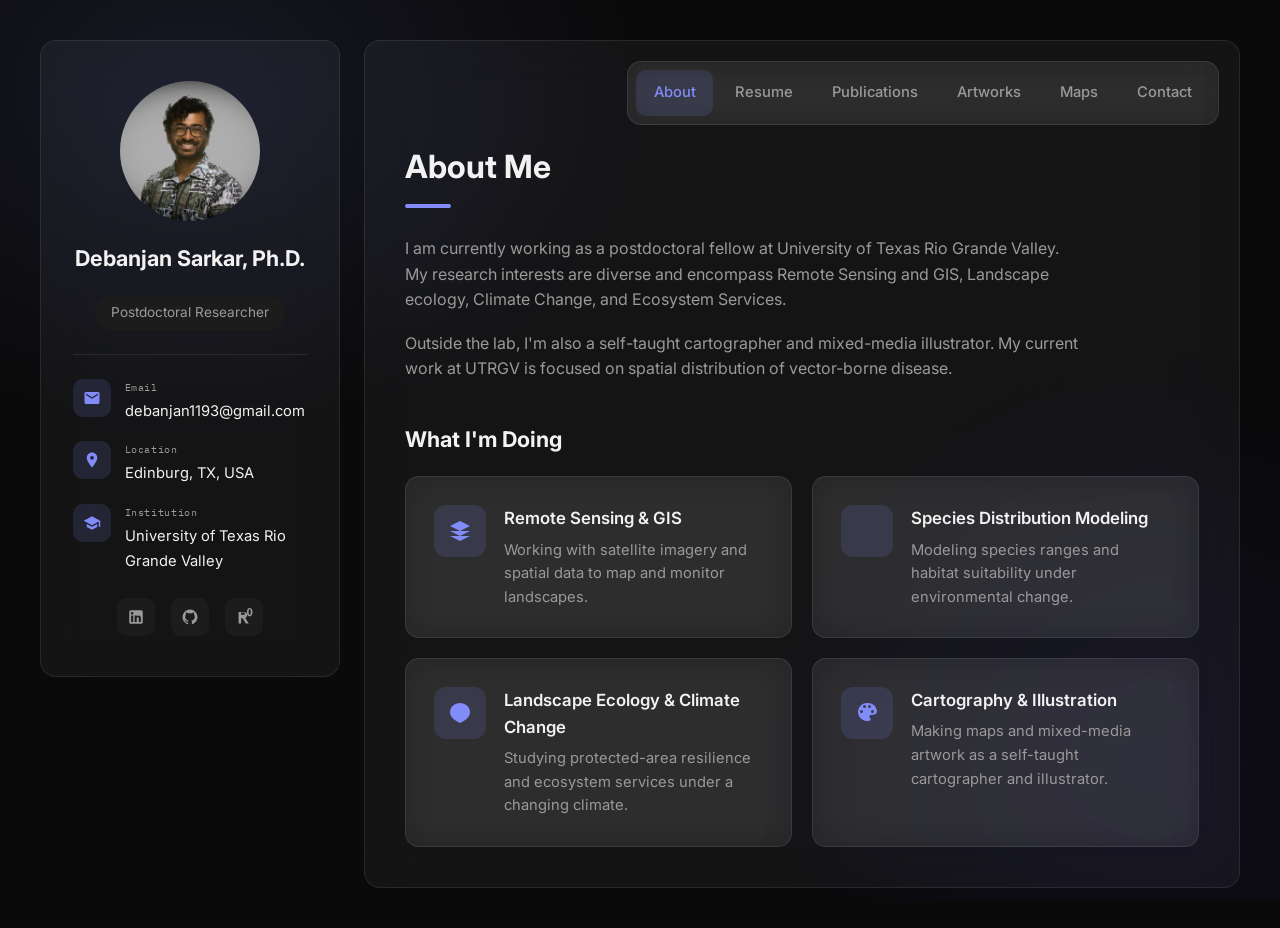
<file: index.html>
<!DOCTYPE html>
<html lang="en">
<head>
<meta charset="UTF-8">
<meta name="viewport" content="width=device-width, initial-scale=1.0">
<title>Debanjan Sarkar, Ph.D. — Personal Portfolio</title>
<link rel="preconnect" href="https://fonts.googleapis.com">
<link rel="preconnect" href="https://fonts.gstatic.com" crossorigin>
<link href="https://fonts.googleapis.com/css2?family=Inter:wght@400;500;600;700&family=IBM+Plex+Mono:wght@400;500&display=swap" rel="stylesheet">
<style>
  :root {
    --bg: #0a0a0a;
    --card: #161616;
    --card-alt: #1c1c1c;
    --text: #f2f2f2;
    --muted: #9a9a9a;
    --accent: #818cf8;
    --accent-dim: rgba(129, 140, 248, 0.14);
    --line: #2a2a2a;
    --glass-bg: rgba(255, 255, 255, 0.045);
    --glass-bg-strong: rgba(255, 255, 255, 0.07);
    --glass-border: rgba(255, 255, 255, 0.09);
    --font-sans: 'Inter', sans-serif;
    --font-mono: 'IBM Plex Mono', monospace;
  }

  * { box-sizing: border-box; margin: 0; padding: 0; }

  /* Custom dark scrollbar (Firefox) */
  html {
    scrollbar-width: thin;
    scrollbar-color: var(--card-alt) var(--bg);
  }

  /* Custom dark scrollbar (WebKit: Chrome, Safari, Edge) */
  ::-webkit-scrollbar {
    width: 10px;
    height: 10px;
  }
  ::-webkit-scrollbar-track {
    background: var(--bg);
  }
  ::-webkit-scrollbar-thumb {
    background: var(--card-alt);
    border-radius: 999px;
    border: 2px solid var(--bg);
  }
  ::-webkit-scrollbar-thumb:hover {
    background: var(--accent);
  }

  body {
    background: var(--bg);
    color: var(--text);
    font-family: var(--font-sans);
    line-height: 1.6;
    min-height: 100vh;
    padding: 2.5rem;
    position: relative;
  }

  /* Faint background glow — subtle on purpose, just enough for the glass
     panels to have something soft behind them to blur */
  body::before {
    content: '';
    position: fixed;
    inset: 0;
    z-index: -1;
    background:
      radial-gradient(ellipse 800px 600px at 15% 10%, rgba(129, 140, 248, 0.10), transparent 60%),
      radial-gradient(ellipse 700px 700px at 90% 85%, rgba(67, 56, 202, 0.08), transparent 60%);
  }

  a { color: inherit; text-decoration: none; }
  a:focus-visible, button:focus-visible {
    outline: 2px solid var(--accent);
    outline-offset: 3px;
    border-radius: 4px;
  }

  .page {
    max-width: 1200px;
    margin: 0 auto;
    display: grid;
    grid-template-columns: 300px 1fr;
    gap: 1.5rem;
    align-items: start;
  }

  /* ---------- sidebar ---------- */
  .sidebar {
    background: var(--glass-bg);
    backdrop-filter: blur(24px) saturate(160%);
    -webkit-backdrop-filter: blur(24px) saturate(160%);
    border: 1px solid var(--glass-border);
    border-radius: 16px;
    padding: 2.5rem 2rem;
    display: flex;
    flex-direction: column;
    align-items: center;
    text-align: center;
    gap: 1.25rem;
    position: sticky;
    top: 2.5rem;
  }

  .avatar {
    width: 140px;
    height: 140px;
    border-radius: 50%;
    object-fit: cover;
    background: linear-gradient(160deg, var(--accent), #4338ca);
  }

  .sidebar h1 { font-size: 1.35rem; font-weight: 700; }

  .badge {
    font-size: 0.85rem;
    color: var(--muted);
    background: var(--card-alt);
    border-radius: 999px;
    padding: 0.4rem 1rem;
  }

  .sidebar hr { width: 100%; border: none; border-top: 1px solid var(--line); margin: 0.25rem 0; }

  .contact-list { list-style: none; width: 100%; display: flex; flex-direction: column; gap: 1.1rem; text-align: left; }
  .contact-list li { display: flex; align-items: flex-start; gap: 0.85rem; }
  .contact-list .icon {
    flex: none; width: 38px; height: 38px; border-radius: 10px;
    background: var(--accent-dim); display: flex; align-items: center; justify-content: center;
  }
  .contact-list .icon svg { width: 18px; height: 18px; fill: var(--accent); }
  .contact-list label {
    display: block; font-family: var(--font-mono); font-size: 0.65rem;
    letter-spacing: 0.06em; color: var(--muted); margin-bottom: 0.15rem;
  }
  .contact-list a, .contact-list span { font-size: 0.92rem; word-break: break-word; }
  .contact-list a:hover { color: var(--accent); }

  .socials { display: flex; gap: 1rem; margin-top: 0.25rem; }
  .socials a {
    width: 38px; height: 38px; border-radius: 10px; background: var(--card-alt);
    display: flex; align-items: center; justify-content: center; color: var(--muted);
    transition: color 0.2s ease, background 0.2s ease;
  }
  .socials a:hover { color: var(--accent); background: var(--accent-dim); }
  .socials svg { width: 18px; height: 18px; fill: currentColor; }

  /* ---------- content / tabs ---------- */
  .content { display: flex; flex-direction: column; gap: 1.5rem; }

  .content-card {
    position: relative;
    background: var(--glass-bg);
    backdrop-filter: blur(24px) saturate(160%);
    -webkit-backdrop-filter: blur(24px) saturate(160%);
    border: 1px solid var(--glass-border);
    border-radius: 16px;
    padding: 2.5rem;
  }

  .tabs {
    position: absolute;
    top: 1.25rem;
    right: 1.25rem;
    background: var(--glass-bg-strong);
    backdrop-filter: blur(16px) saturate(160%);
    -webkit-backdrop-filter: blur(16px) saturate(160%);
    border: 1px solid var(--glass-border);
    border-radius: 14px;
    padding: 0.5rem;
    display: flex;
    gap: 0.25rem;
    flex-wrap: wrap;
    z-index: 2;
  }

  .tabs button {
    font: inherit;
    font-size: 0.92rem;
    font-weight: 500;
    color: var(--muted);
    background: none;
    border: none;
    cursor: pointer;
    padding: 0.7rem 1.1rem;
    border-radius: 10px;
    transition: color 0.2s ease, background 0.2s ease;
  }
  .tabs button:hover { color: var(--text); }
  .tabs button.active { color: var(--accent); background: var(--accent-dim); }

  /* Leaves room below the inset nav so headings never sit under it */
  .content-card > .tab-panel {
    display: none;
    padding-top: 3.75rem;
  }
  .content-card > .tab-panel.active { display: block; }

  .section-title { font-size: 2rem; font-weight: 700; margin-bottom: 0.75rem; }
  .title-underline { width: 46px; height: 4px; background: var(--accent); border-radius: 2px; margin-bottom: 1.75rem; }

  /* About */
  .about p { color: var(--muted); font-size: 1rem; max-width: 68ch; margin-bottom: 1.1rem; }
  .about p:last-child { margin-bottom: 0; }
  .subhead { font-size: 1.35rem; font-weight: 700; margin: 2.5rem 0 1.25rem; }
  .work-grid { display: grid; grid-template-columns: 1fr 1fr; gap: 1.25rem; }
  .work-card {
    background: var(--glass-bg-strong);
    backdrop-filter: blur(16px) saturate(160%);
    -webkit-backdrop-filter: blur(16px) saturate(160%);
    border: 1px solid var(--glass-border);
    border-radius: 14px;
    padding: 1.75rem;
    display: flex;
    gap: 1.1rem;
  }
  .work-card .icon {
    flex: none; width: 52px; height: 52px; border-radius: 12px;
    background: var(--accent-dim); display: flex; align-items: center; justify-content: center;
  }
  .work-card .icon svg { width: 24px; height: 24px; fill: var(--accent); }
  .work-card h3 { font-size: 1.05rem; font-weight: 600; margin-bottom: 0.4rem; }
  .work-card p { color: var(--muted); font-size: 0.92rem; }

  /* Resume */
  .resume-section { display: flex; gap: 1.25rem; margin-bottom: 3rem; }
  .resume-section:last-child { margin-bottom: 0; }
  .resume-section .icon-col { flex: none; display: flex; flex-direction: column; align-items: center; }
  .section-icon {
    width: 46px; height: 46px; border-radius: 12px; background: var(--card-alt);
    display: flex; align-items: center; justify-content: center;
  }
  .section-icon svg { width: 22px; height: 22px; fill: var(--accent); }
  .resume-section h2 { font-size: 1.5rem; font-weight: 700; padding-top: 0.5rem; }
  .resume-body { flex: 1; min-width: 0; }
  .resume-header { display: flex; align-items: center; gap: 1.1rem; margin-bottom: 1.75rem; }

  .timeline { list-style: none; position: relative; padding-left: 1.5rem; }
  .timeline::before {
    content: ''; position: absolute; left: 4px; top: 6px; bottom: 6px; width: 1px; background: var(--line);
  }
  .timeline li { position: relative; padding-bottom: 2rem; }
  .timeline li:last-child { padding-bottom: 0; }
  .timeline li::before {
    content: ''; position: absolute; left: -1.5rem; top: 6px;
    width: 9px; height: 9px; border-radius: 50%; background: var(--accent);
  }
  .timeline h3 { font-size: 1.05rem; font-weight: 700; margin-bottom: 0.3rem; }
  .timeline .meta { font-family: var(--font-mono); font-size: 0.85rem; color: var(--accent); margin-bottom: 0.5rem; }
  .timeline .meta .place { color: var(--muted); }
  .timeline .meta .place::before { content: '\2014'; margin: 0 0.4rem; color: var(--line); }
  .timeline p { color: var(--muted); font-size: 0.92rem; max-width: 60ch; }

  /* Placeholder sections (Maps) */
  .empty-state {
    border: 1px dashed var(--line);
    border-radius: 12px;
    padding: 2.5rem;
    text-align: center;
    color: var(--muted);
  }
  .empty-state a { color: var(--accent); }
  .empty-state a:hover { text-decoration: underline; }

  /* Publications */
  .pub-list {
    list-style: none;
    counter-reset: pub;
    display: flex;
    flex-direction: column;
    gap: 1.5rem;
  }
  .pub-list li {
    counter-increment: pub;
    display: grid;
    grid-template-columns: 2rem 1fr;
    gap: 1rem;
    padding-bottom: 1.5rem;
    border-bottom: 1px solid var(--line);
  }
  .pub-list li:last-child { border-bottom: none; padding-bottom: 0; }
  .pub-list li::before {
    content: counter(pub);
    font-family: var(--font-mono);
    font-size: 0.85rem;
    color: var(--muted);
    padding-top: 0.15rem;
  }
  .pub-details { min-width: 0; }
  .pub-authors { color: var(--text); font-size: 0.95rem; margin-bottom: 0.3rem; }
  .pub-authors .me { font-weight: 700; color: var(--accent); }
  .pub-title { font-size: 1rem; margin-bottom: 0.35rem; }
  .pub-title em { font-style: italic; }
  .pub-venue { color: var(--muted); font-size: 0.9rem; font-style: italic; margin-bottom: 0.35rem; }
  .pub-link { font-family: var(--font-mono); font-size: 0.82rem; }
  .pub-link a:hover { color: var(--accent); text-decoration: underline; }
  .pub-empty { grid-column: 1 / -1; color: var(--muted); }
  .pub-empty a { color: var(--accent); }

  /* Contact */
  .contact-body p { color: var(--muted); max-width: 50ch; margin-bottom: 1.5rem; }
  .contact-links { display: flex; gap: 1.5rem; flex-wrap: wrap; font-family: var(--font-mono); font-size: 0.9rem; }
  .contact-links a:hover { color: var(--accent); }

  /* Artwork carousel (colors unified to the site's indigo accent) */
  .carousel-root { --items: 5; --gap: 0.75rem; --border-xl: 20px; --border-m: 8px; --border-s: 6px; }
  .image-thumbnail-carousel { width: 100%; max-width: 720px; display: flex; flex-flow: column; gap: 1rem; position: relative; }
  .image-thumbnail-carousel img { height: 100%; width: 100%; max-width: 100%; display: block; }
  .image-display {
    border-radius: var(--border-xl); overflow: hidden; min-height: 30vmin; aspect-ratio: 16/9;
    box-shadow: 0 0.375em 0.67em rgba(0,0,0,0.3), 0 0.5em 1.3em rgba(0,0,0,0.22);
  }
  .screen {
    block-size: 100%; display: flex; align-items: center; justify-content: center;
    background-image: linear-gradient(12deg, #1c1c1c, #262a3d); position: relative; user-select: none;
  }
  .screen img { object-fit: contain; }
  .thumbnail-carousel { display: flex; gap: var(--gap); block-size: 100%; }
  .carousel__btn { flex: 1 0 max(2.75rem, 5.834%); background: transparent; border: 1px solid transparent; cursor: pointer; display: flex; align-items: center; }
  .arrow-icon { margin-inline: auto; outline: none; border: 0; display: inline grid; width: max(80%, 1.5rem); height: max(80%, 1.5rem); fill: var(--muted); transition: fill 0.15s ease; }
  .carousel__btn:hover .arrow-icon { fill: var(--accent); }
  .carousel__btn:disabled { opacity: 0.25; pointer-events: none; }
  .carousel__slider { user-select: none; flex-grow: 999; list-style: none; display: flex; gap: var(--gap); padding: 0.5rem; overflow-x: auto; scroll-snap-type: x mandatory; scrollbar-width: none; }
  .carousel__slider::-webkit-scrollbar { display: none; }
  .carousel__slide { cursor: pointer; border-radius: var(--border-m); overflow: hidden; scroll-snap-align: center; flex: 1 0 calc((100% / var(--items)) - 10px); }
  .carousel__slide img { object-fit: cover; }
  .active.carousel__slide { outline: 0.125em solid var(--accent); outline-offset: -0.37em; }

  @media (max-width: 860px) {
    body { padding: 1.25rem; }
    .page { grid-template-columns: 1fr; }
    .sidebar { position: static; }
    .tabs {
      position: static;
      margin-bottom: 1.5rem;
      width: 100%;
    }
    .content-card > .tab-panel { padding-top: 0; }
    .content-card { padding: 1.75rem; }
    .work-grid { grid-template-columns: 1fr; }
    .resume-section { gap: 0.85rem; }
  }
  @media (max-width: 680px) {
    .carousel__slide { flex: none; aspect-ratio: 1; block-size: 0.625rem; border-radius: 50%; background: var(--muted); }
    .thumbnail { display: none; }
  }
</style>
</head>
<body>

<div class="page">

  <aside class="sidebar">
    <img src="headshot.jpg" alt="Debanjan Sarkar" class="avatar">
    <h1>Debanjan Sarkar, Ph.D.</h1>
    <span class="badge">Postdoctoral Researcher</span>

    <hr>

    <ul class="contact-list">
      <li>
        <span class="icon">
          <svg viewBox="0 0 24 24"><path d="M20 4H4c-1.1 0-1.99.9-1.99 2L2 18c0 1.1.9 2 2 2h16c1.1 0 2-.9 2-2V6c0-1.1-.9-2-2-2zm0 4l-8 5-8-5V6l8 5 8-5v2z"/></svg>
        </span>
        <div>
          <label>Email</label>
          <a href="mailto:debanjan1193@gmail.com">debanjan1193@gmail.com</a>
        </div>
      </li>
      <li>
        <span class="icon">
          <svg viewBox="0 0 24 24"><path d="M12 2C8.13 2 5 5.13 5 9c0 5.25 7 13 7 13s7-7.75 7-13c0-3.87-3.13-7-7-7zm0 9.5A2.5 2.5 0 1 1 12 6.5a2.5 2.5 0 0 1 0 5z"/></svg>
        </span>
        <div>
          <label>Location</label>
          <span>Edinburg, TX, USA</span>
        </div>
      </li>
      <li>
        <span class="icon">
          <svg viewBox="0 0 24 24"><path d="M12 3 1 9l11 6 9-4.91V17h2V9L12 3zM5 13.18v4L12 21l7-3.82v-4L12 17l-7-3.82z"/></svg>
        </span>
        <div>
          <label>Institution</label>
          <span>University of Texas Rio Grande Valley</span>
        </div>
      </li>
    </ul>

    <div class="socials">
      <a href="https://linkedin.com/in/deb1193" target="_blank" rel="noopener" title="LinkedIn" aria-label="LinkedIn">
        <svg viewBox="0 0 24 24"><path d="M19 3a2 2 0 0 1 2 2v14a2 2 0 0 1-2 2H5a2 2 0 0 1-2-2V5a2 2 0 0 1 2-2h14m-.5 15.5v-5.3a3.26 3.26 0 0 0-3.26-3.26c-.85 0-1.84.52-2.28 1.3v-1.11h-2.79v8.37h2.79v-4.93c0-.77.62-1.4 1.39-1.4a1.4 1.4 0 0 1 1.4 1.4v4.93h2.75M6.88 8.56a1.68 1.68 0 0 0 1.68-1.68c0-.93-.75-1.69-1.68-1.69a1.69 1.69 0 0 0-1.69 1.69c0 .93.76 1.68 1.69 1.68m1.39 9.94v-8.37H5.5v8.37h2.77z"/></svg>
      </a>
      <a href="https://github.com/debanjan1193" target="_blank" rel="noopener" title="GitHub" aria-label="GitHub">
        <svg viewBox="0 0 24 24"><path d="M12 2A10 10 0 0 0 2 12c0 4.42 2.87 8.17 6.84 9.5.5.08.66-.23.66-.5v-1.69c-2.77.6-3.36-1.34-3.36-1.34-.46-1.16-1.11-1.47-1.11-1.47-.91-.62.07-.6.07-.6 1 .07 1.53 1.03 1.53 1.03.87 1.52 2.34 1.07 2.91.83.1-.65.35-1.09.63-1.34-2.22-.25-4.55-1.11-4.55-4.92 0-1.11.38-2 1.03-2.71-.1-.25-.45-1.29.1-2.64 0 0 .84-.27 2.75 1.02.79-.22 1.65-.33 2.5-.33.85 0 1.71.11 2.5.33 1.91-1.29 2.75-1.02 2.75-1.02.55 1.35.2 2.39.1 2.64.65.71 1.03 1.6 1.03 2.71 0 3.82-2.34 4.66-4.57 4.91.36.31.69.92.69 1.85V21c0 .27.16.59.67.5C19.14 20.16 22 16.42 22 12A10 10 0 0 0 12 2z"/></svg>
      </a>
      <a href="https://www.researchgate.net/profile/Debanjan-Sarkar" target="_blank" rel="noopener" title="ResearchGate" aria-label="ResearchGate">
        <svg viewBox="0 0 24 24"><path d="M19.586 0c-.818 0-1.508.232-2.052.697-.543.465-.95 1.112-1.22 1.942-.27.83-.406 1.795-.406 2.894 0 1.1.136 2.065.407 2.895.27.83.677 1.477 1.22 1.942.544.465 1.234.697 2.052.697.818 0 1.508-.232 2.051-.697.544-.465.951-1.112 1.221-1.942.27-.83.406-1.795.406-2.895 0-1.1-.136-2.065-.406-2.894-.27-.83-.677-1.477-1.22-1.942-.544-.465-1.234-.697-2.052-.697zm0 1.823c.376 0 .666.136.87.407.205.271.35.666.435 1.183.085.518.128 1.183.128 1.996 0 .813-.043 1.478-.128 1.996-.085.517-.23.912-.435 1.183-.204.271-.494.407-.87.407-.376 0-.666-.136-.87-.407-.205-.271-.35-.666-.435-1.183-.085-.518-.128-1.183-.128-1.996 0-.813.043-1.478.128-1.996.085-.517.23-.912.435-1.183.204-.271.494-.407.87-.407zm-14.8 1.577v17.203h3.33v-6.915h2.158l4.086 6.915h3.94l-4.708-7.53c1.55-.584 2.613-1.968 2.613-3.876 0-2.39-1.572-3.876-4.512-3.876h-6.907zm3.33 2.627h3.195c1.173 0 1.942.53 1.942 1.517 0 .987-.769 1.518-1.942 1.518h-3.195v-3.035z"/></svg>
      </a>
    </div>
  </aside>

  <main class="content">
   <div class="content-card">
    <nav class="tabs">
      <button type="button" data-tab="about" class="active">About</button>
      <button type="button" data-tab="resume">Resume</button>
      <button type="button" data-tab="publications">Publications</button>
      <button type="button" data-tab="artworks">Artworks</button>
      <button type="button" data-tab="maps">Maps</button>
      <button type="button" data-tab="contact">Contact</button>
    </nav>

    <!-- ABOUT -->
    <section id="tab-about" class="tab-panel about active">
      <h2 class="section-title">About Me</h2>
      <div class="title-underline"></div>

      <p>I am currently working as a postdoctoral fellow at University of Texas Rio Grande Valley. My research interests are diverse and encompass Remote Sensing and GIS, Landscape ecology, Climate Change, and Ecosystem Services.</p>
      <p>Outside the lab, I'm also a self-taught cartographer and mixed-media illustrator. My current work at UTRGV is focused on spatial distribution of vector-borne disease.</p>

      <h3 class="subhead">What I'm Doing</h3>
      <div class="work-grid">
        <div class="work-card">
          <span class="icon"><svg viewBox="0 0 24 24"><path d="M12 2 2 7l10 5 10-5-10-5zM2 17l10 5 10-5M2 12l10 5 10-5"/></svg></span>
          <div>
            <h3>Remote Sensing &amp; GIS</h3>
            <p>Working with satellite imagery and spatial data to map and monitor landscapes.</p>
          </div>
        </div>
        <div class="work-card">
          <span class="icon"><svg viewBox="0 0 24 24"><path d="M4 20V10m6 10V4m6 16v-7m6 7V8"/></svg></span>
          <div>
            <h3>Species Distribution Modeling</h3>
            <p>Modeling species ranges and habitat suitability under environmental change.</p>
          </div>
        </div>
        <div class="work-card">
          <span class="icon"><svg viewBox="0 0 24 24"><path d="M12 2C6.5 2 2 6 2 11c0 4 3 8 10 11 7-3 10-7 10-11 0-5-4.5-9-10-9z"/></svg></span>
          <div>
            <h3>Landscape Ecology &amp; Climate Change</h3>
            <p>Studying protected-area resilience and ecosystem services under a changing climate.</p>
          </div>
        </div>
        <div class="work-card">
          <span class="icon"><svg viewBox="0 0 24 24"><path d="M12 2a9 9 0 1 0 3 17.5c1-.3 1.2-1.6.3-2.1a2 2 0 0 1 1-3.7h1.7A4 4 0 0 0 22 9.7 9 9 0 0 0 12 2zM6.5 12a1.5 1.5 0 1 1 0-3 1.5 1.5 0 0 1 0 3zm3-5a1.5 1.5 0 1 1 0-3 1.5 1.5 0 0 1 0 3zm5 0a1.5 1.5 0 1 1 0-3 1.5 1.5 0 0 1 0 3zm3 5a1.5 1.5 0 1 1 0-3 1.5 1.5 0 0 1 0 3z"/></svg></span>
          <div>
            <h3>Cartography &amp; Illustration</h3>
            <p>Making maps and mixed-media artwork as a self-taught cartographer and illustrator.</p>
          </div>
        </div>
      </div>
    </section>

    <!-- RESUME -->
    <section id="tab-resume" class="tab-panel">
      <h2 class="section-title">Resume</h2>
      <div class="title-underline"></div>

      <section class="resume-section">
        <div class="icon-col">
          <span class="section-icon"><svg viewBox="0 0 24 24"><path d="M12 4C9.5 2.5 6.5 2 4 2v16c2.5 0 5.5.5 8 2 2.5-1.5 5.5-2 8-2V2c-2.5 0-5.5.5-8 2z"/></svg></span>
        </div>
        <div class="resume-body">
          <div class="resume-header"><h2>Education</h2></div>
          <ul class="timeline">
            <li>
              <h3>PhD, Forestry (Environment Management)</h3>
              <div class="meta">2018 — 2024<span class="place">Dehradun, India</span></div>
              <p>Wildlife Institute of India · Registered from Forest Research Institute University. Thesis: "Resilience of Protected Areas of India to Climate Change: Current Status and Future Scenarios"</p>
            </li>
            <li>
              <h3>M.Sc., Environment Management (Natural Resource Management)</h3>
              <div class="meta">2014 — 2016<span class="place">Dehradun, India</span></div>
              <p>Forest Research Institute</p>
            </li>
            <li>
              <h3>B.Sc. (Hons.), Zoology</h3>
              <div class="meta">2011 — 2014<span class="place">Calcutta, India</span></div>
              <p>Maulana Azad College, Calcutta University</p>
            </li>
          </ul>
        </div>
      </section>

      <section class="resume-section">
        <div class="icon-col">
          <span class="section-icon"><svg viewBox="0 0 24 24"><path d="M9 2a1 1 0 0 0-1 1v1H5a2 2 0 0 0-2 2v3h18V6a2 2 0 0 0-2-2h-3V3a1 1 0 0 0-1-1H9zm1 2h4v0h-4zM3 11v7a2 2 0 0 0 2 2h14a2 2 0 0 0 2-2v-7H3z"/></svg></span>
        </div>
        <div class="resume-body">
          <div class="resume-header"><h2>Experience</h2></div>
          <ul class="timeline">
            <li>
              <h3>Postdoctoral Fellow — University of Texas Rio Grande Valley</h3>
              <div class="meta">Mar 2025 — Present<span class="place">Edinburg, TX</span></div>
            </li>
            <li>
              <h3>Project Consultant, Environmental Planning — Arcadis</h3>
              <div class="meta">Apr 2025 — Mar 2026<span class="place">GEC, India</span></div>
            </li>
            <li>
              <h3>Consultant-Ecology, Environmental Planning — Arcadis</h3>
              <div class="meta">Sep 2023 — Apr 2025<span class="place">GEC, India</span></div>
            </li>
            <li>
              <h3>Senior Project Associate — Wildlife Institute of India</h3>
              <div class="meta">Dec 2022 — Sep 2023<span class="place">Dehradun, India</span></div>
              <p>Habitat monitoring component, Integrated Development of Wildlife Habitat (IDWH) Project</p>
            </li>
            <li>
              <h3>Newton-Bhabha PhD Placement Fellow</h3>
              <div class="meta">2022<span class="place">Norwich, UK</span></div>
              <p>Tyndall Centre for Climate Change Research, University of East Anglia</p>
            </li>
            <li>
              <h3>Senior Research Fellow — Wildlife Institute of India</h3>
              <div class="meta">May 2020 — Nov 2022<span class="place">Dehradun, India</span></div>
              <p>Indian Bioresource Information Network (IBIN) Project</p>
            </li>
            <li>
              <h3>Junior Research Fellow — Wildlife Institute of India</h3>
              <div class="meta">Jun 2018 — May 2020<span class="place">Dehradun, India</span></div>
              <p>Indian Bioresource Information Network (IBIN) Project</p>
            </li>
            <li>
              <h3>Technical Assistant — Wildlife Institute of India</h3>
              <div class="meta">Jul 2017 — Jun 2018<span class="place">Dehradun, India</span></div>
              <p>Biodiversity Conservation and Ganga Rejuvenation Project</p>
            </li>
            <li>
              <h3>Project Intern — Wildlife Institute of India</h3>
              <div class="meta">Sep 2016 — Jun 2017<span class="place">Dehradun, India</span></div>
              <p>Biodiversity Conservation and Ganga Rejuvenation Project</p>
            </li>
          </ul>
        </div>
      </section>
    </section>

    <!-- PUBLICATIONS -->
    <section id="tab-publications" class="tab-panel">
      <h2 class="section-title">Publications</h2>
      <div class="title-underline"></div>
      <ol class="pub-list" id="pub-list"></ol>
    </section>

    <!-- ARTWORKS -->
    <section id="tab-artworks" class="tab-panel">
      <h2 class="section-title">My Artworks</h2>
      <div class="title-underline"></div>

      <div class="carousel-root">
        <div class="image-thumbnail-carousel">
          <section class="image-display">
            <div class="screen"></div>
          </section>
          <section class="thumbnail-carousel">
            <button type="button" class="carousel__btn prev" aria-label="Previous slide">
              <svg width="16" height="16" fill="currentColor" class="arrow-icon" viewBox="0 0 16 16">
                <path fill-rule="evenodd" d="M1 8a7 7 0 1 0 14 0A7 7 0 0 0 1 8m15 0A8 8 0 1 1 0 8a8 8 0 0 1 16 0m-4.5-.5a.5.5 0 0 1 0 1H5.707l2.147 2.146a.5.5 0 0 1-.708.708l-3-3a.5.5 0 0 1 0-.708l3-3a.5.5 0 1 1 .708.708L5.707 7.5z" />
              </svg>
            </button>
            <ul class="carousel__slider" id="carouselSlider"></ul>
            <button type="button" class="carousel__btn next" aria-label="Next slide">
              <svg width="16" height="16" fill="currentColor" class="arrow-icon" viewBox="0 0 16 16">
                <path fill-rule="evenodd" d="M1 8a7 7 0 1 0 14 0A7 7 0 0 0 1 8m15 0A8 8 0 1 1 0 8a8 8 0 0 1 16 0M4.5 7.5a.5.5 0 0 0 0 1h5.793l-2.147 2.146a.5.5 0 0 0 .708.708l3-3a.5.5 0 0 0 0-.708l-3-3a.5.5 0 1 0-.708.708L10.293 7.5z" />
              </svg>
            </button>
          </section>
        </div>
      </div>
    </section>

    <!-- MAPS (placeholder — no content provided yet) -->
    <section id="tab-maps" class="tab-panel">
      <h2 class="section-title">My Maps</h2>
      <div class="title-underline"></div>
      <div class="empty-state">
        Map and cartography work coming soon.
      </div>
    </section>

    <!-- CONTACT -->
    <section id="tab-contact" class="tab-panel contact-body">
      <h2 class="section-title">Contact</h2>
      <div class="title-underline"></div>
      <p>Interested in collaborating or have a question about my research? Reach out through any of these.</p>
      <div class="contact-links">
        <a href="mailto:debanjan1193@gmail.com">debanjan1193@gmail.com</a>
        <a href="https://linkedin.com/in/deb1193" target="_blank" rel="noopener">LinkedIn</a>
        <a href="https://github.com/debanjan1193" target="_blank" rel="noopener">GitHub</a>
        <a href="https://www.researchgate.net/profile/Debanjan-Sarkar" target="_blank" rel="noopener">ResearchGate</a>
      </div>
    </section>
   </div>
  </main>

</div>

<script>
  // ---------- Tab switching (single-page, no navigation) ----------
  const tabButtons = document.querySelectorAll('.tabs button[data-tab]');
  const tabPanels = document.querySelectorAll('.tab-panel');

  function activateTab(tabName, updateHash = true) {
    let matched = false;
    tabButtons.forEach(btn => {
      const isMatch = btn.dataset.tab === tabName;
      btn.classList.toggle('active', isMatch);
      if (isMatch) matched = true;
    });
    if (!matched) return; // unknown hash, ignore

    tabPanels.forEach(panel => {
      panel.classList.toggle('active', panel.id === `tab-${tabName}`);
    });

    if (updateHash) {
      history.replaceState(null, '', `#${tabName}`);
    }

    // The artwork carousel computes scroll position from clientWidth, which
    // is 0 while its panel is display:none. Re-center once it becomes visible.
    if (tabName === 'artworks' && window.ArtworkCarousel) {
      requestAnimationFrame(() => window.ArtworkCarousel.refreshScroll());
    }
  }

  tabButtons.forEach(btn => {
    btn.addEventListener('click', () => activateTab(btn.dataset.tab));
  });

  // Open directly to a tab via URL hash (e.g. yoursite.com/#resume)
  const initialTab = (location.hash || '#about').slice(1);
  activateTab(initialTab, false);

  // ---------- Artwork carousel (reads from artworks.json) ----------
  window.ArtworkCarousel = (() => {
    const getActiveSlide = () => document.querySelector('.carousel__slide.active');
    const getFirstSlide = () => document.querySelector('.carousel__slider').firstElementChild;
    const getLastSlide = () => document.querySelector('.carousel__slider').lastElementChild;
    const getSiblingSlide = (slide, direction) =>
      direction === 'prev' ? slide.previousElementSibling : slide.nextElementSibling;

    const updateScreen = (activeSlide) => {
      const screen = document.querySelector('.image-display .screen');
      const img = activeSlide.querySelector('img').cloneNode(true);
      screen.innerHTML = '';
      screen.appendChild(img);
    };

    const scrollToActiveSlide = (activeSlide) => {
      const slider = document.querySelector('.carousel__slider');
      const { offsetLeft, offsetWidth } = activeSlide;
      const { clientWidth } = slider;
      slider.scrollTo({ left: offsetLeft - clientWidth / 2 + offsetWidth / 2, behavior: 'smooth' });
    };

    const updateActiveSlideClass = (activeSlide) => {
      document.querySelectorAll('.carousel__slide.active').forEach(s => s.classList.remove('active'));
      activeSlide.classList.add('active');
    };

    const updateButtonStates = (activeSlide) => {
      document.querySelector('.carousel__btn.prev').disabled = !getSiblingSlide(activeSlide, 'prev');
      document.querySelector('.carousel__btn.next').disabled = !getSiblingSlide(activeSlide, 'next');
    };

    const updateCarousel = (activeSlide) => {
      updateActiveSlideClass(activeSlide);
      updateScreen(activeSlide);
      scrollToActiveSlide(activeSlide);
      updateButtonStates(activeSlide);
    };

    const handleKeydown = (e) => {
      if (!e.target.closest('.carousel__slider')) return;
      const activeSlide = getActiveSlide();
      const actions = {
        Home: getFirstSlide,
        End: getLastSlide,
        ArrowLeft: () => getSiblingSlide(activeSlide, 'prev'),
        ArrowRight: () => getSiblingSlide(activeSlide, 'next')
      };
      const newActiveSlide = actions[e.key]?.() || null;
      if (newActiveSlide) { e.preventDefault(); updateCarousel(newActiveSlide); }
    };

    const handleButtonClick = (e) => {
      const activeSlide = getActiveSlide();
      const newActiveSlide = getSiblingSlide(activeSlide, e.currentTarget.classList.contains('prev') ? 'prev' : 'next');
      if (newActiveSlide) updateCarousel(newActiveSlide);
    };

    const handleCarouselClick = (e) => {
      const clickedSlide = e.target.closest('.carousel__slide');
      if (clickedSlide) updateCarousel(clickedSlide);
    };

    const buildSlides = (artworks) => {
      const slider = document.getElementById('carouselSlider');
      slider.innerHTML = '';
      artworks.forEach((entry) => {
        const file = typeof entry === 'string' ? entry : entry.file;
        const alt = typeof entry === 'string' ? 'Artwork' : (entry.alt || 'Artwork');
        const li = document.createElement('li');
        li.className = 'carousel__slide';
        const thumb = document.createElement('div');
        thumb.className = 'thumbnail';
        const img = document.createElement('img');
        img.loading = 'lazy';
        img.src = file;
        img.alt = alt;
        thumb.appendChild(img);
        li.appendChild(thumb);
        slider.appendChild(li);
      });
    };

    const init = () => {
      const prevButton = document.querySelector('.carousel__btn.prev');
      const nextButton = document.querySelector('.carousel__btn.next');
      const slider = document.querySelector('.carousel__slider');
      updateCarousel(getFirstSlide());
      document.addEventListener('keydown', handleKeydown);
      prevButton.addEventListener('click', handleButtonClick);
      nextButton.addEventListener('click', handleButtonClick);
      slider.addEventListener('click', handleCarouselClick);
    };

    const loadAndInit = async () => {
      let artworks = ['1.png']; // fallback if artworks.json is missing/invalid
      try {
        const response = await fetch('artworks.json');
        if (response.ok) {
          const data = await response.json();
          if (Array.isArray(data) && data.length > 0) artworks = data;
        }
      } catch (err) {
        // Fail silently, keep the fallback above
      }
      buildSlides(artworks);
      init();
    };

    loadAndInit();

    return {
      refreshScroll: () => {
        const activeSlide = getActiveSlide();
        if (activeSlide) scrollToActiveSlide(activeSlide);
      }
    };
  })();

  // ---------- Publications (reads from publications.json) ----------
  async function loadPublications() {
    const list = document.getElementById('pub-list');
    if (!list) return;
    try {
      const response = await fetch('publications.json');
      if (!response.ok) throw new Error('failed to fetch');
      const pubs = await response.json();
      if (!Array.isArray(pubs) || pubs.length === 0) throw new Error('empty');
      renderPublications(pubs, list);
    } catch (err) {
      list.innerHTML = `<li class="pub-empty">Unable to load publications right now. See my <a href="https://www.researchgate.net/profile/Debanjan-Sarkar" target="_blank" rel="noopener">ResearchGate profile</a> instead.</li>`;
    }
  }

  function renderPublications(pubs, list) {
    list.innerHTML = '';
    pubs.forEach((pub) => {
      const li = document.createElement('li');

      // Everything below goes in ONE wrapper div, so the <li> grid only ever
      // has 2 items (the ::before number, and this wrapper) — matching its
      // 2-column template. Without this, each child (authors/title/venue/
      // link) becomes its own grid item and mis-places into the narrow
      // number column, wrapping the title one word per line.
      const details = document.createElement('div');
      details.className = 'pub-details';

      const authorsDiv = document.createElement('div');
      authorsDiv.className = 'pub-authors';
      const authorsHtml = pub.authors
        .map(a => a === 'Sarkar, D.' ? `<span class="me">${a}</span>` : a)
        .join(', ');
      authorsDiv.innerHTML = `${authorsHtml} (${pub.year}).`;

      const titleDiv = document.createElement('div');
      titleDiv.className = 'pub-title';
      titleDiv.innerHTML = pub.title;

      const venueDiv = document.createElement('div');
      venueDiv.className = 'pub-venue';
      venueDiv.innerHTML = pub.venue;

      details.appendChild(authorsDiv);
      details.appendChild(titleDiv);
      details.appendChild(venueDiv);

      if (pub.link) {
        const linkDiv = document.createElement('div');
        linkDiv.className = 'pub-link';
        const a = document.createElement('a');
        a.href = pub.link.url;
        a.target = '_blank';
        a.rel = 'noopener';
        a.textContent = pub.link.label;
        linkDiv.appendChild(a);
        details.appendChild(linkDiv);
      }

      li.appendChild(details);
      list.appendChild(li);
    });
  }

  loadPublications();
</script>

</body>
</html>
</file>
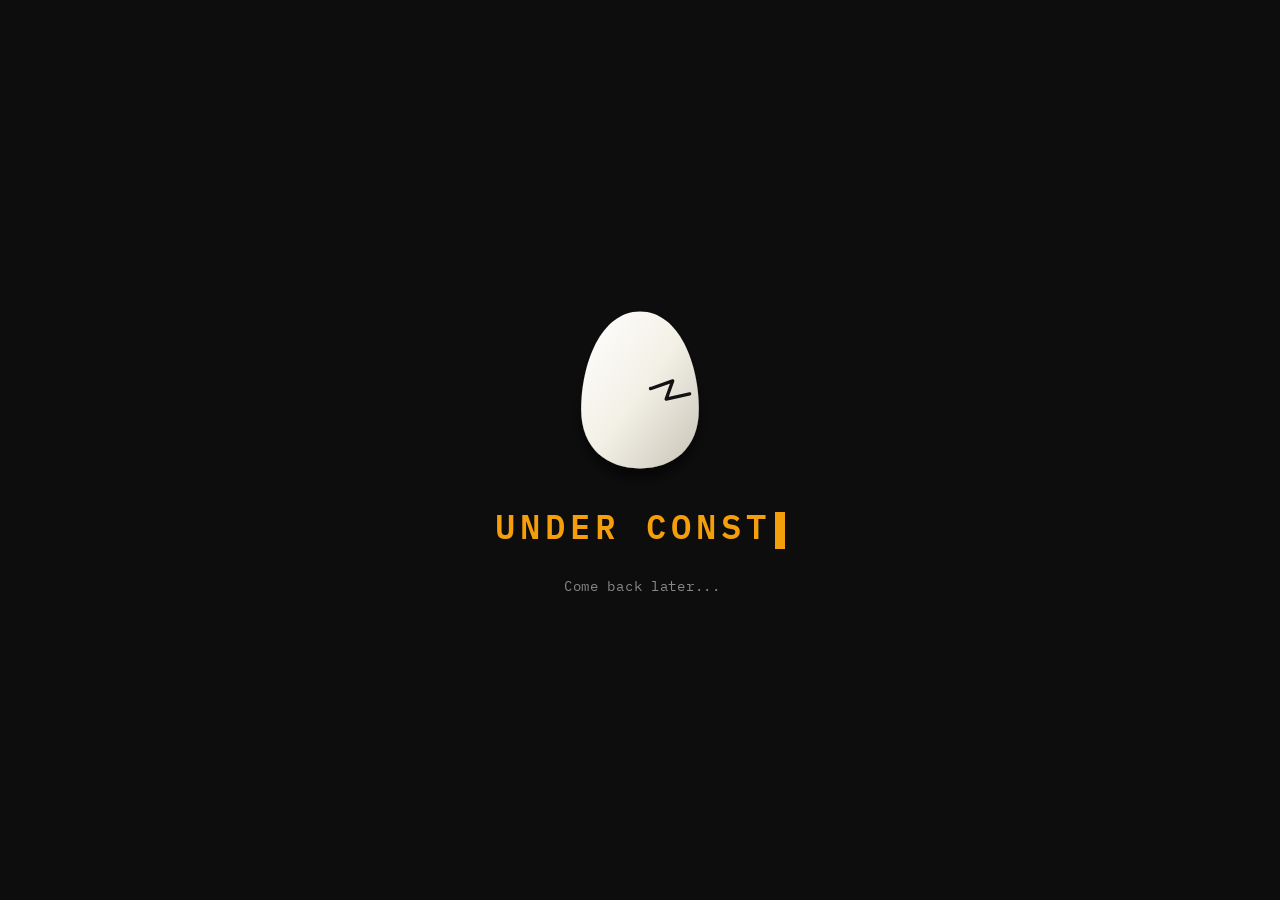
<file: construction.html>
<!DOCTYPE html>
<html lang="en">
<head>
<meta charset="UTF-8">
<meta name="viewport" content="width=device-width, initial-scale=1.0">
<title>Under Construction</title>
<link rel="preconnect" href="https://fonts.googleapis.com">
<link rel="preconnect" href="https://fonts.gstatic.com" crossorigin>
<link href="https://fonts.googleapis.com/css2?family=IBM+Plex+Mono:wght@400;600&display=swap" rel="stylesheet">

<style>
  * {
    box-sizing: border-box;
    margin: 0;
    padding: 0;
  }

  body {
    background-color: #0d0d0d;
    color: #e6e6e6;
    font-family: 'IBM Plex Mono', monospace;
    height: 100vh;
    display: flex;
    justify-content: center;
    align-items: center;
    overflow: hidden;
  }

  .container {
    text-align: center;
    display: flex;
    flex-direction: column;
    align-items: center;
    gap: 1.5rem;
    padding: 2rem;
  }

  /* Egg Animation Container */
  .egg-wrapper {
    width: 140px;
    height: 170px;
    position: relative;
    cursor: pointer;
    /* Wobble animation as pecking happens inside */
    animation: egg-wobble 3s infinite ease-in-out;
  }

  .egg-svg {
    width: 100%;
    height: 100%;
    overflow: visible;
  }

  /* Detailed Crack Paths */
  .crack-line {
    stroke: #121212;
    stroke-width: 2.5;
    stroke-linecap: round;
    stroke-linejoin: round;
    fill: none;
    stroke-dasharray: 120;
    stroke-dashoffset: 120;
    animation: crack-progress 3s infinite ease-in-out;
  }

  .crack-minor {
    stroke: #2a2a2a;
    stroke-width: 1.5;
    stroke-linecap: round;
    stroke-linejoin: round;
    fill: none;
    stroke-dasharray: 60;
    stroke-dashoffset: 60;
    animation: minor-crack-progress 3s infinite ease-in-out;
  }

  /* Peeking Eye Animation */
  .peeking-eye {
    fill: #f59e0b;
    opacity: 0;
    animation: eye-peek 3s infinite ease-in-out;
  }

  /* Fragment Separation Effect */
  .top-fragment {
    transform-origin: 50px 45px;
    animation: fragment-shift 3s infinite ease-in-out;
  }

  /* Keyframe Animations */
  @keyframes egg-wobble {
    0%, 100% { transform: rotate(0deg); }
    15% { transform: rotate(-8deg) translateX(-2px); }
    25% { transform: rotate(8deg) translateX(2px); }
    35% { transform: rotate(-5deg); }
    45% { transform: rotate(5deg); }
    55%, 90% { transform: rotate(0deg); }
  }

  @keyframes crack-progress {
    0%, 15% {
      stroke-dashoffset: 120;
    }
    45%, 85% {
      stroke-dashoffset: 0;
    }
    100% {
      stroke-dashoffset: 120;
    }
  }

  @keyframes minor-crack-progress {
    0%, 30% {
      stroke-dashoffset: 60;
    }
    55%, 85% {
      stroke-dashoffset: 0;
    }
    100% {
      stroke-dashoffset: 60;
    }
  }

  @keyframes fragment-shift {
    0%, 40% {
      transform: translateY(0px) rotate(0deg);
    }
    60%, 85% {
      transform: translateY(-3px) rotate(-2deg);
    }
    100% {
      transform: translateY(0px) rotate(0deg);
    }
  }

  @keyframes eye-peek {
    0%, 45% {
      opacity: 0;
    }
    55%, 80% {
      opacity: 1;
    }
    95%, 100% {
      opacity: 0;
    }
  }

  /* Header Box for Typewriter Effect */
  .header-box {
    min-height: 2.5rem;
    display: flex;
    align-items: center;
    justify-content: center;
  }

  h1 {
    font-size: clamp(1.3rem, 3vw, 2.1rem);
    font-weight: 600;
    letter-spacing: 0.15em;
    color: #f59e0b;
    text-transform: uppercase;
  }

  /* Typewriter Cursor */
  .cursor {
    display: inline-block;
    width: 10px;
    height: 1.1em;
    background-color: #f59e0b;
    vertical-align: middle;
    margin-left: 4px;
    animation: blink 0.8s infinite;
  }

  @keyframes blink {
    0%, 100% { opacity: 1; }
    50% { opacity: 0; }
  }

  p {
    font-size: 0.9rem;
    color: #888888;
    letter-spacing: 0.05em;
  }

  .dots {
    display: inline-block;
    width: 1.5em;
    text-align: left;
  }
</style>
</head>
<body>

<div class="container">
  <!-- Detailed Egg Animation -->
  <div class="egg-wrapper" title="Something's hatching inside...">
    <svg class="egg-svg" viewBox="0 0 100 130">
      <defs>
        <!-- Soft realistic eggshell gradient -->
        <linearGradient id="eggGrad" x1="0%" y1="0%" x2="100%" y2="100%">
          <stop offset="0%" stop-color="#ffffff"/>
          <stop offset="50%" stop-color="#f3f0e6"/>
          <stop offset="100%" stop-color="#c8c4b7"/>
        </linearGradient>

        <filter id="shadow" x="-10%" y="-10%" width="120%" height="120%">
          <feDropShadow dx="0" dy="8" stdDeviation="4" flood-color="#000000" flood-opacity="0.5"/>
        </filter>
      </defs>

      <!-- Base Egg Shell with Shadow -->
      <path d="M 50 5 C 20 5, 5 45, 5 80 C 5 110, 25 125, 50 125 C 75 125, 95 110, 95 80 C 95 45, 80 5, 50 5 Z" fill="url(#eggGrad)" filter="url(#shadow)" />

      <!-- Peeking Eye inside the central gap -->
      <circle class="peeking-eye" cx="47" cy="58" r="3" />
      <circle class="peeking-eye" cx="48" cy="57" r="1" fill="#ffffff" />

      <!-- Top Fragment shifting upward -->
      <g class="top-fragment">
        <!-- Main Jagged Crack Line -->
        <path class="crack-line" d="M 12 75 L 28 65 L 22 58 L 40 52 L 34 45 L 52 42 L 46 55 L 62 50 L 58 64 L 75 58 L 70 72 L 88 68" />
        
        <!-- Detailed Secondary Spider Cracks -->
        <path class="crack-minor" d="M 28 65 L 32 72 M 40 52 L 44 46 M 52 42 L 50 34 M 62 50 L 68 45 M 58 64 L 64 70" />
      </g>
    </svg>
  </div>

  <!-- Typewriter Header -->
  <div class="header-box">
    <h1><span id="typed-text"></span><span class="cursor"></span></h1>
  </div>

  <p>Come back later<span class="dots" id="dots">.</span></p>
</div>

<script>
  // Typewriter effect for "UNDER CONSTRUCTION"
  const titleText = "UNDER CONSTRUCTION";
  const typedEl = document.getElementById('typed-text');
  let charIndex = 0;

  function typeTitle() {
    if (charIndex < titleText.length) {
      typedEl.textContent += titleText.charAt(charIndex);
      charIndex++;
      setTimeout(typeTitle, 100);
    }
  }

  // Animated Dots Effect
  const dotsEl = document.getElementById('dots');
  let count = 1;
  setInterval(() => {
    count = (count % 3) + 1;
    dotsEl.textContent = '.'.repeat(count);
  }, 500);

  window.addEventListener('load', typeTitle);
</script>

</body>
</html>
</file>
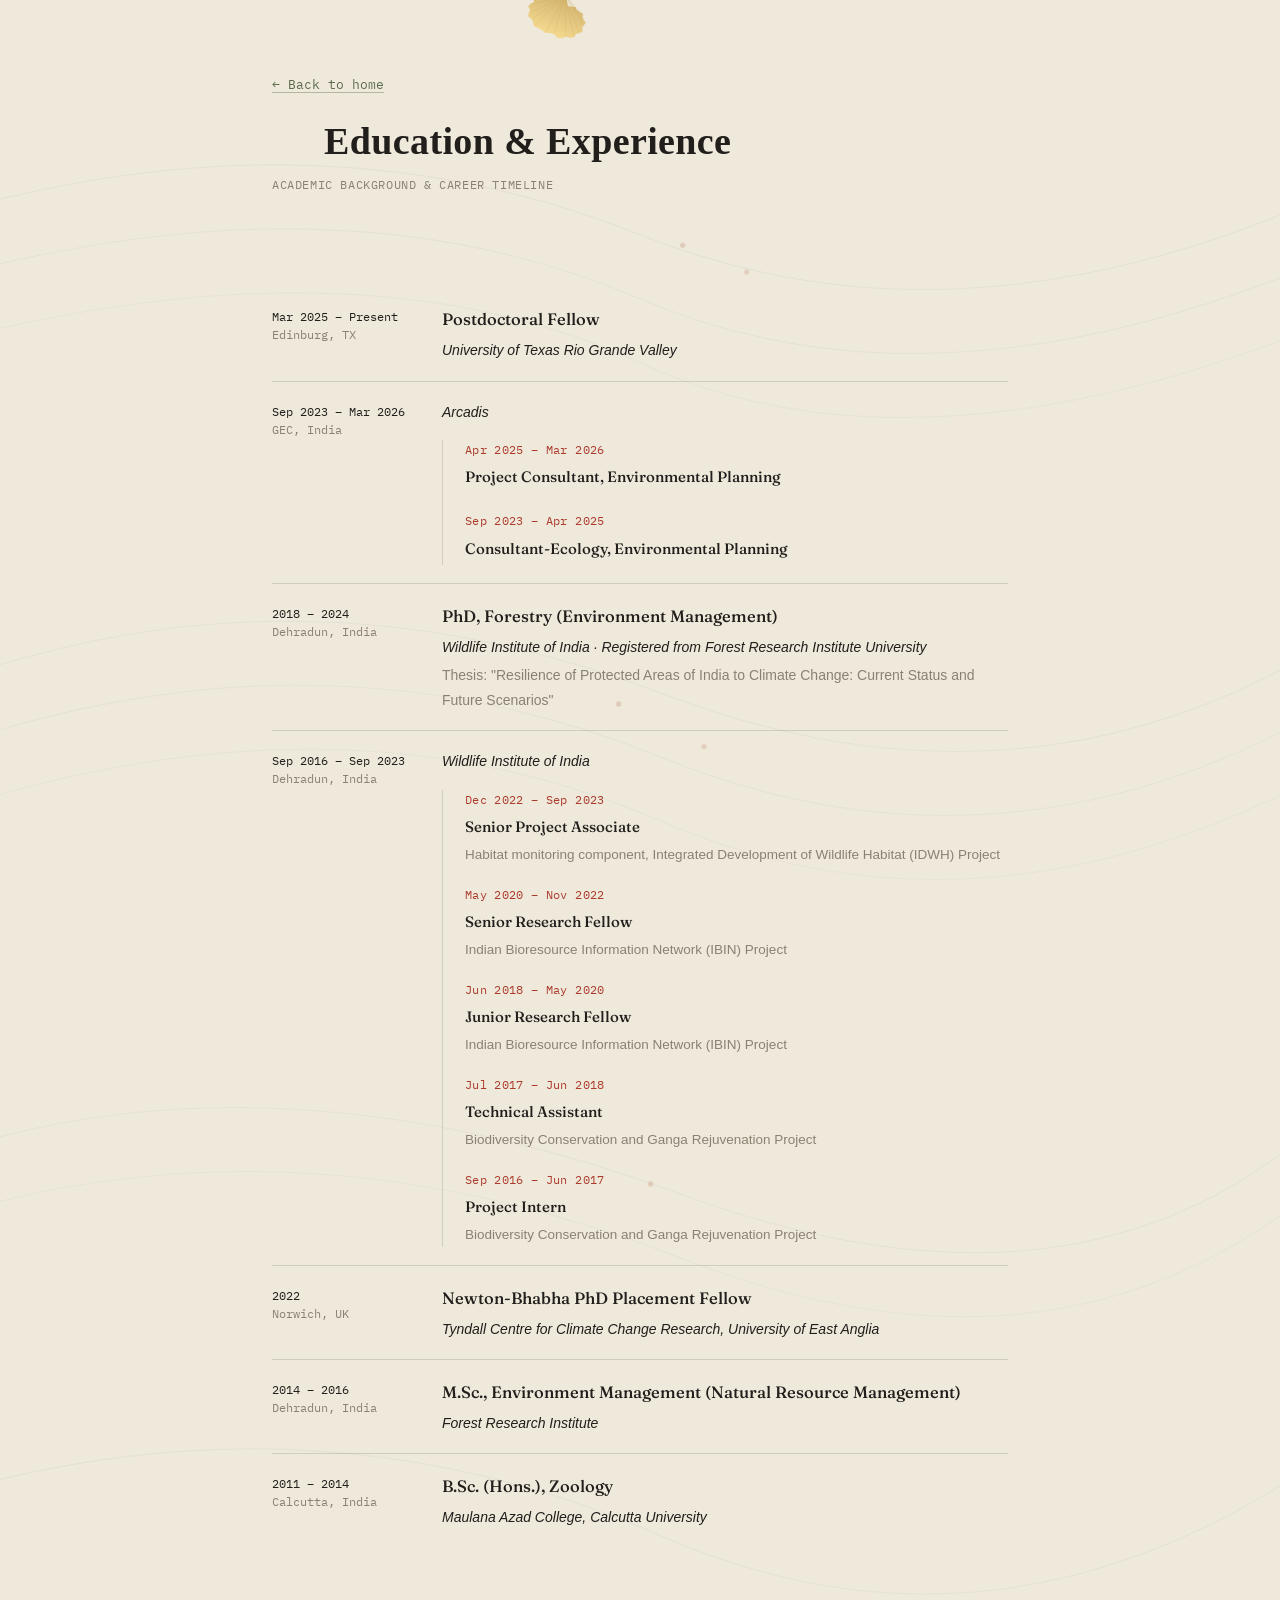
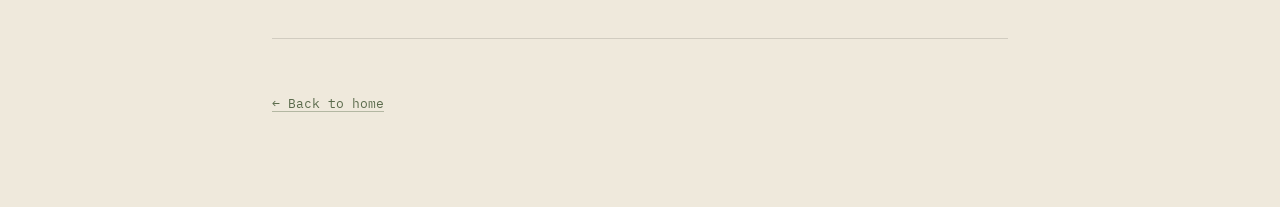
<file: education.html>
<!DOCTYPE html>
<html lang="en">
<head>
<meta charset="UTF-8">
<meta name="viewport" content="width=device-width, initial-scale=1.0">
<title>Education &amp; Experience — Debanjan Sarkar, Ph.D.</title>
<link rel="preconnect" href="https://fonts.googleapis.com">
<link rel="preconnect" href="https://fonts.gstatic.com" crossorigin>
<link href="https://fonts.googleapis.com/css2?family=Fraunces:opsz,wght@9..144,300;9..144,400;9..144,500;9..144,600&family=IBM+Plex+Sans:wght@400;500;600&family=IBM+Plex+Mono:wght@400;500&display=swap" rel="stylesheet">
<link rel="stylesheet" href="style.css">
</head>
<body>

<svg class="contours" viewBox="0 0 1200 1600" preserveAspectRatio="xMidYMid slice" xmlns="http://www.w3.org/2000/svg">
  <g fill="none" stroke="#2E6B62" stroke-width="1">
    <path d="M -50 200 Q 300 100 600 220 T 1250 180" opacity="0.15"/>
    <path d="M -50 260 Q 320 160 600 280 T 1250 240" opacity="0.13"/>
    <path d="M -50 320 Q 340 220 600 340 T 1250 300" opacity="0.11"/>
    <path d="M -50 640 Q 280 520 620 650 T 1250 600" opacity="0.14"/>
    <path d="M -50 700 Q 300 580 620 710 T 1250 660" opacity="0.12"/>
    <path d="M -50 760 Q 320 640 620 770 T 1250 720" opacity="0.10"/>
    <path d="M -50 1080 Q 260 980 640 1120 T 1250 1040" opacity="0.13"/>
    <path d="M -50 1140 Q 280 1040 640 1180 T 1250 1100" opacity="0.11"/>
    <path d="M -50 1400 Q 300 1300 620 1440 T 1250 1360" opacity="0.14"/>
  </g>
  <g fill="#A65C36">
    <circle cx="640" cy="230" r="2.5" opacity="0.5"/>
    <circle cx="700" cy="255" r="2.5" opacity="0.4"/>
    <circle cx="580" cy="660" r="2.5" opacity="0.5"/>
    <circle cx="660" cy="700" r="2.5" opacity="0.4"/>
    <circle cx="610" cy="1110" r="2.5" opacity="0.5"/>
  </g>
</svg>

<div class="wrap">
  <header class="page-header">
    <a href="index.html" class="back-link">← Back to home</a>
    <h1>Education &amp; Experience</h1>
    <p class="page-sub">Academic background &amp; career timeline</p>
  </header>

  <section>
    <ul class="timeline">
      <li>
        <div class="when">Mar 2025 – Present<span class="place">Edinburg, TX</span></div>
        <div>
          <h4>Postdoctoral Fellow</h4>
          <div class="org">University of Texas Rio Grande Valley</div>
        </div>
      </li>
      <li>
        <div class="when">Sep 2023 – Mar 2026<span class="place">GEC, India</span></div>
        <div>
          <div class="org">Arcadis</div>
          <ul class="sub-roles">
            <li>
              <div class="sub-when">Apr 2025 – Mar 2026</div>
              <h4>Project Consultant, Environmental Planning </h4>
            </li>
            <li>
              <div class="sub-when">Sep 2023 – Apr 2025</div>
              <h4>Consultant-Ecology, Environmental Planning </h4>
            </li>
          </ul>
        </div>
      </li>
      <li>
        <div class="when">2018 – 2024<span class="place">Dehradun, India</span></div>
        <div>
          <h4>PhD, Forestry (Environment Management)</h4>
          <div class="org">Wildlife Institute of India · Registered from Forest Research Institute University</div>
          <p>Thesis: "Resilience of Protected Areas of India to Climate Change: Current Status and Future Scenarios"</p>
        </div>
      </li>
      <li>
        <div class="when">Sep 2016 – Sep 2023<span class="place">Dehradun, India</span></div>
        <div>
          <div class="org">Wildlife Institute of India</div>
          <ul class="sub-roles">
            <li>
              <div class="sub-when">Dec 2022 – Sep 2023</div>
              <h4>Senior Project Associate</h4>
              <p>Habitat monitoring component, Integrated Development of Wildlife Habitat (IDWH) Project</p>
            </li>
            <li>
              <div class="sub-when">May 2020 – Nov 2022</div>
              <h4>Senior Research Fellow</h4>
              <p>Indian Bioresource Information Network (IBIN) Project</p>
            </li>
            <li>
              <div class="sub-when">Jun 2018 – May 2020</div>
              <h4>Junior Research Fellow</h4>
              <p>Indian Bioresource Information Network (IBIN) Project</p>
            </li>
            <li>
              <div class="sub-when">Jul 2017 – Jun 2018</div>
              <h4>Technical Assistant</h4>
              <p>Biodiversity Conservation and Ganga Rejuvenation Project</p>
            </li>
            <li>
              <div class="sub-when">Sep 2016 – Jun 2017</div>
              <h4>Project Intern</h4>
              <p>Biodiversity Conservation and Ganga Rejuvenation Project</p>
            </li>
          </ul>
        </div>
      </li>
      <li>
        <div class="when">2022<span class="place">Norwich, UK</span></div>
        <div>
          <h4>Newton-Bhabha PhD Placement Fellow</h4>
          <div class="org">Tyndall Centre for Climate Change Research, University of East Anglia</div>
        </div>
      </li>
      <li>
        <div class="when">2014 – 2016<span class="place">Dehradun, India</span></div>
        <div>
          <h4>M.Sc., Environment Management (Natural Resource Management)</h4>
          <div class="org">Forest Research Institute</div>
        </div>
      </li>
      <li>
        <div class="when">2011 – 2014<span class="place">Calcutta, India</span></div>
        <div>
          <h4>B.Sc. (Hons.), Zoology</h4>
          <div class="org">Maulana Azad College, Calcutta University</div>
        </div>
      </li>
    </ul>
  </section>

  <footer class="page-footer">
    <a href="index.html">← Back to home</a>
  </footer>
</div>

<script src="leaves.js"></script>

</body>
</html>
</file>
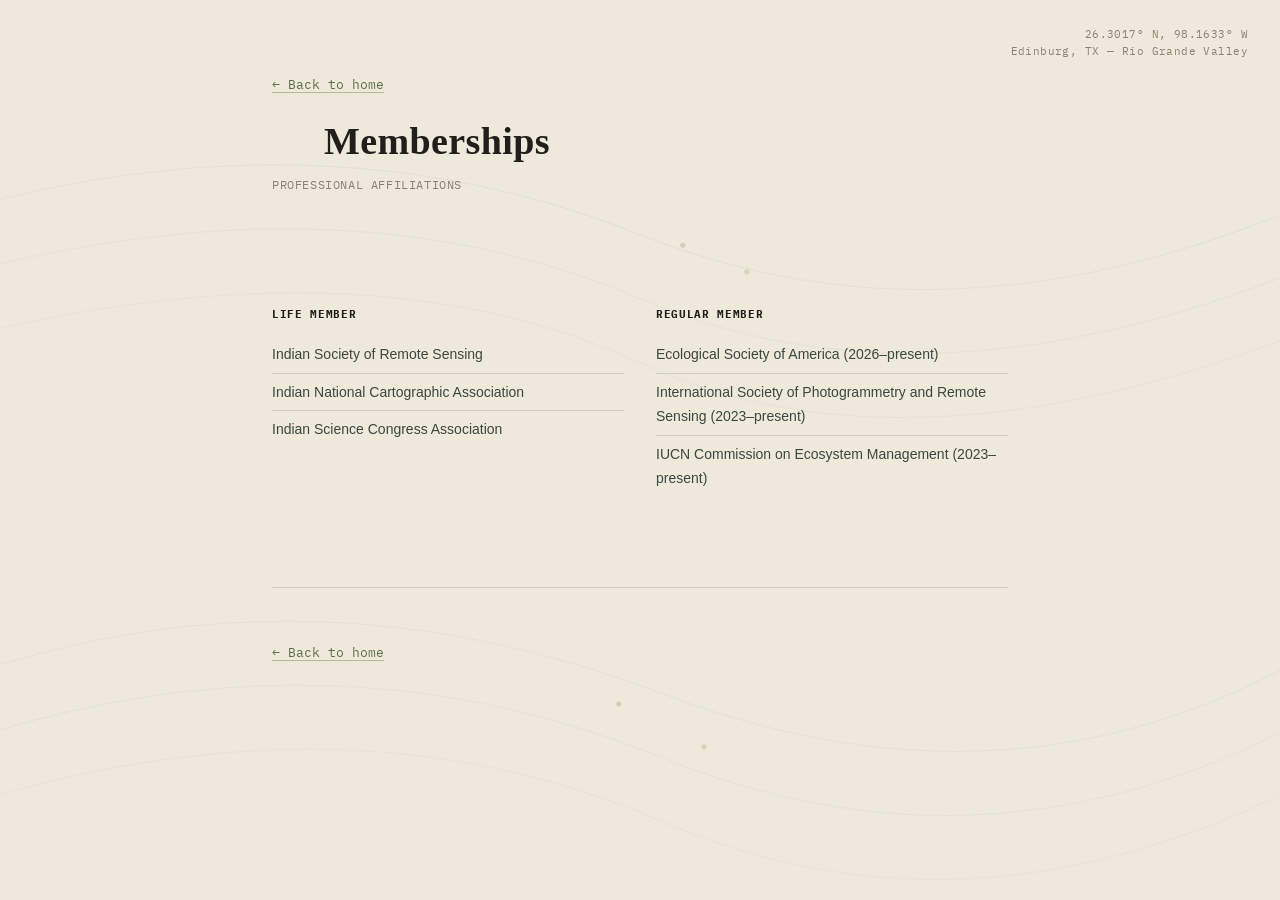
<file: memberships.html>
<!DOCTYPE html>
<html lang="en">
<head>
<meta charset="UTF-8">
<meta name="viewport" content="width=device-width, initial-scale=1.0">
<title>Memberships — Debanjan Sarkar, Ph.D.</title>
<link rel="preconnect" href="https://fonts.googleapis.com">
<link rel="preconnect" href="https://fonts.gstatic.com" crossorigin>
<link href="https://fonts.googleapis.com/css2?family=Fraunces:opsz,wght@9..144,300;9..144,400;9..144,500;9..144,600&family=IBM+Plex+Sans:wght@400;500;600&family=IBM+Plex+Mono:wght@400;500&display=swap" rel="stylesheet">
<link rel="stylesheet" href="style.css">
</head>
<body>

<svg class="contours" viewBox="0 0 1200 1600" preserveAspectRatio="xMidYMid slice" xmlns="http://www.w3.org/2000/svg">
  <g fill="none" stroke="#2E6B62" stroke-width="1">
    <path d="M -50 200 Q 300 100 600 220 T 1250 180" opacity="0.15"/>
    <path d="M -50 260 Q 320 160 600 280 T 1250 240" opacity="0.13"/>
    <path d="M -50 320 Q 340 220 600 340 T 1250 300" opacity="0.11"/>
    <path d="M -50 640 Q 280 520 620 650 T 1250 600" opacity="0.14"/>
    <path d="M -50 700 Q 300 580 620 710 T 1250 660" opacity="0.12"/>
    <path d="M -50 760 Q 320 640 620 770 T 1250 720" opacity="0.10"/>
    <path d="M -50 1080 Q 260 980 640 1120 T 1250 1040" opacity="0.13"/>
    <path d="M -50 1140 Q 280 1040 640 1180 T 1250 1100" opacity="0.11"/>
    <path d="M -50 1400 Q 300 1300 620 1440 T 1250 1360" opacity="0.14"/>
  </g>
  <g fill="#A65C36">
    <circle cx="640" cy="230" r="2.5" opacity="0.5"/>
    <circle cx="700" cy="255" r="2.5" opacity="0.4"/>
    <circle cx="580" cy="660" r="2.5" opacity="0.5"/>
    <circle cx="660" cy="700" r="2.5" opacity="0.4"/>
    <circle cx="610" cy="1110" r="2.5" opacity="0.5"/>
  </g>
</svg>

<div class="stamp">
  26.3017° N, 98.1633° W<br>
  Edinburg, TX — Rio Grande Valley
</div>

<div class="wrap">
  <header class="page-header">
    <a href="index.html" class="back-link">← Back to home</a>
    <h1>Memberships</h1>
    <p class="page-sub">Professional affiliations</p>
  </header>

  <section>
    <div class="mem-grid">
      <div>
        <h4>Life Member</h4>
        <ul>
          <li>Indian Society of Remote Sensing</li>
          <li>Indian National Cartographic Association</li>
          <li>Indian Science Congress Association</li>
        </ul>
      </div>
      <div>
        <h4>Regular Member</h4>
        <ul>
          <li>Ecological Society of America (2026–present)</li>
          <li>International Society of Photogrammetry and Remote Sensing (2023–present)</li>
          <li>IUCN Commission on Ecosystem Management (2023–present)</li>
        </ul>
      </div>
    </div>
  </section>

  <footer class="page-footer">
    <a href="index.html">← Back to home</a>
  </footer>
</div>

<script src="leaves.js"></script>

</body>
</html>
</file>
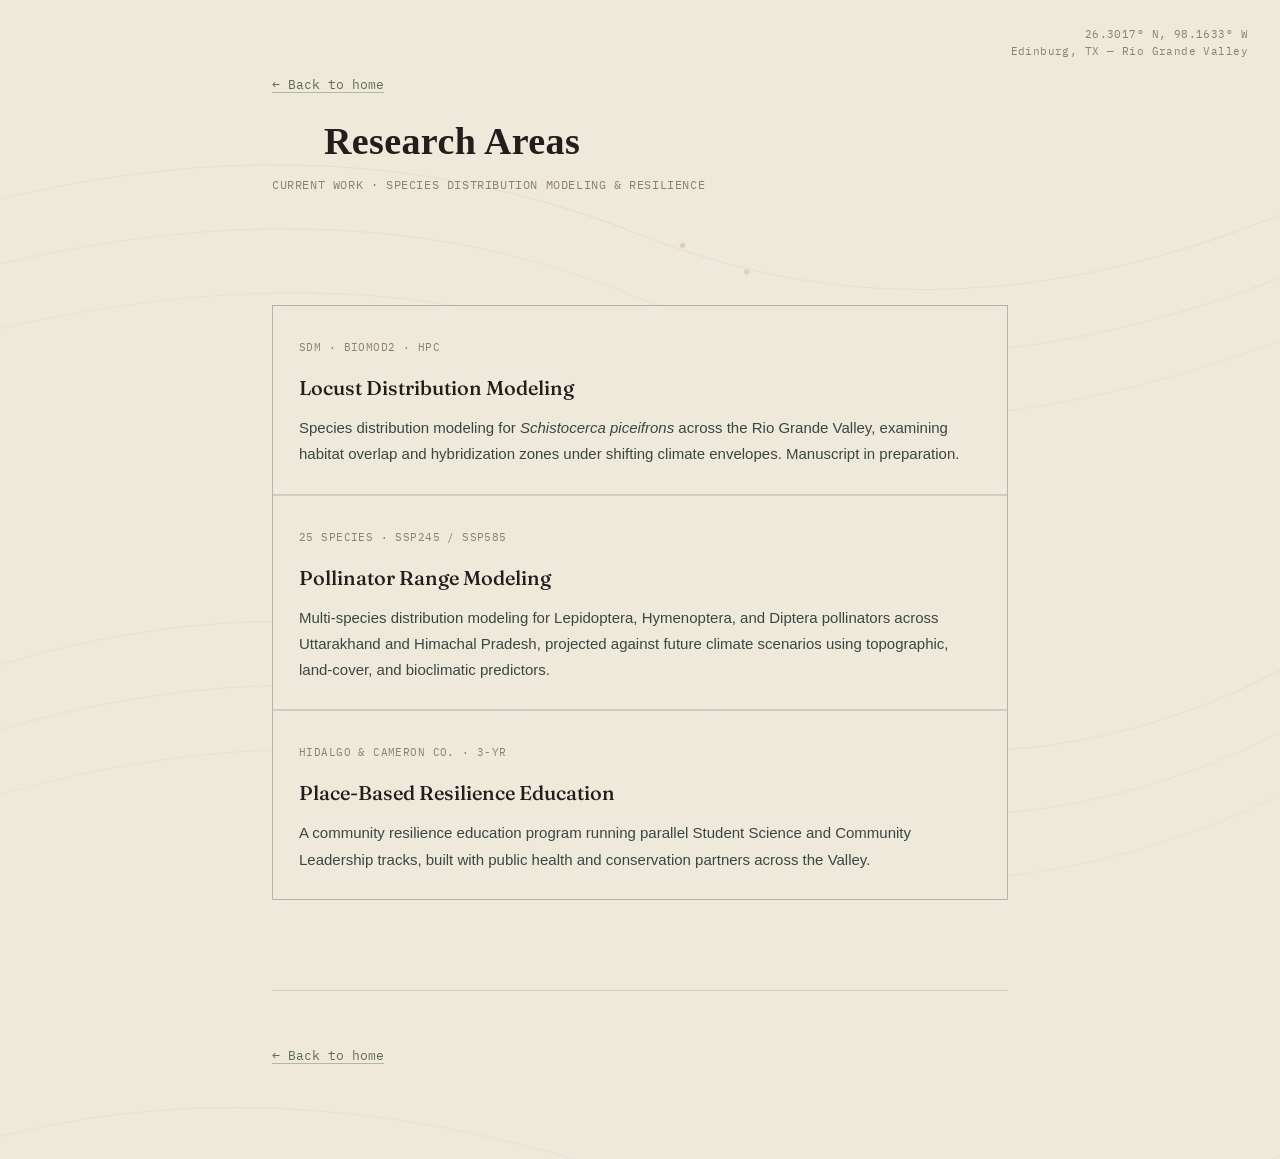
<file: research.html>
<!DOCTYPE html>
<html lang="en">
<head>
<meta charset="UTF-8">
<meta name="viewport" content="width=device-width, initial-scale=1.0">
<title>Research Areas — Debanjan Sarkar, Ph.D.</title>
<link rel="preconnect" href="https://fonts.googleapis.com">
<link rel="preconnect" href="https://fonts.gstatic.com" crossorigin>
<link href="https://fonts.googleapis.com/css2?family=Fraunces:opsz,wght@9..144,300;9..144,400;9..144,500;9..144,600&family=IBM+Plex+Sans:wght@400;500;600&family=IBM+Plex+Mono:wght@400;500&display=swap" rel="stylesheet">
<link rel="stylesheet" href="style.css">
</head>
<body>

<svg class="contours" viewBox="0 0 1200 1600" preserveAspectRatio="xMidYMid slice" xmlns="http://www.w3.org/2000/svg">
  <g fill="none" stroke="#2E6B62" stroke-width="1">
    <path d="M -50 200 Q 300 100 600 220 T 1250 180" opacity="0.15"/>
    <path d="M -50 260 Q 320 160 600 280 T 1250 240" opacity="0.13"/>
    <path d="M -50 320 Q 340 220 600 340 T 1250 300" opacity="0.11"/>
    <path d="M -50 640 Q 280 520 620 650 T 1250 600" opacity="0.14"/>
    <path d="M -50 700 Q 300 580 620 710 T 1250 660" opacity="0.12"/>
    <path d="M -50 760 Q 320 640 620 770 T 1250 720" opacity="0.10"/>
    <path d="M -50 1080 Q 260 980 640 1120 T 1250 1040" opacity="0.13"/>
    <path d="M -50 1140 Q 280 1040 640 1180 T 1250 1100" opacity="0.11"/>
    <path d="M -50 1400 Q 300 1300 620 1440 T 1250 1360" opacity="0.14"/>
  </g>
  <g fill="#A65C36">
    <circle cx="640" cy="230" r="2.5" opacity="0.5"/>
    <circle cx="700" cy="255" r="2.5" opacity="0.4"/>
    <circle cx="580" cy="660" r="2.5" opacity="0.5"/>
    <circle cx="660" cy="700" r="2.5" opacity="0.4"/>
    <circle cx="610" cy="1110" r="2.5" opacity="0.5"/>
  </g>
</svg>

<div class="stamp">
  26.3017° N, 98.1633° W<br>
  Edinburg, TX — Rio Grande Valley
</div>

<div class="wrap">
  <header class="page-header">
    <a href="index.html" class="back-link">← Back to home</a>
    <h1>Research Areas</h1>
    <p class="page-sub">Current work · Species distribution modeling &amp; resilience</p>
  </header>

  <section>
    <div class="research-grid">
      <div class="rcard">
        <span class="coord">SDM · BIOMOD2 · HPC</span>
        <h3>Locust Distribution Modeling</h3>
        <p>
          Species distribution modeling for <span class="species">Schistocerca piceifrons</span>
          across the Rio Grande Valley, examining habitat overlap and hybridization zones under
          shifting climate envelopes. Manuscript in preparation.
        </p>
      </div>
      <div class="rcard">
        <span class="coord">25 SPECIES · SSP245 / SSP585</span>
        <h3>Pollinator Range Modeling</h3>
        <p>
          Multi-species distribution modeling for Lepidoptera, Hymenoptera, and Diptera pollinators
          across Uttarakhand and Himachal Pradesh, projected against future climate scenarios using
          topographic, land-cover, and bioclimatic predictors.
        </p>
      </div>
      <div class="rcard">
        <span class="coord">HIDALGO &amp; CAMERON CO. · 3-YR</span>
        <h3>Place-Based Resilience Education</h3>
        <p>
          A community resilience education program running parallel Student Science and Community
          Leadership tracks, built with public health and conservation partners across the Valley.
        </p>
      </div>
    </div>
  </section>

  <footer class="page-footer">
    <a href="index.html">← Back to home</a>
  </footer>
</div>

<script src="leaves.js"></script>

  <script>
  // Force reload on mobile back button cache restore
  window.addEventListener('pageshow', (event) => {
    if (event.persisted) {
      window.location.reload();
    }
  });

  // Typewriter effect for "UNDER CONSTRUCTION"
  const titleText = "UNDER CONSTRUCTION";
  const typedEl = document.getElementById('typed-text');
  let charIndex = 0;

  function typeTitle() {
    if (charIndex < titleText.length) {
      typedEl.textContent += titleText.charAt(charIndex);
      charIndex++;
      setTimeout(typeTitle, 100);
    }
  }

  // Animated Dots Effect
  const dotsEl = document.getElementById('dots');
  let count = 1;
  setInterval(() => {
    count = (count % 3) + 1;
    dotsEl.textContent = '.'.repeat(count);
  }, 500);

  window.addEventListener('load', typeTitle);
</script>

</body>
</html>
</file>
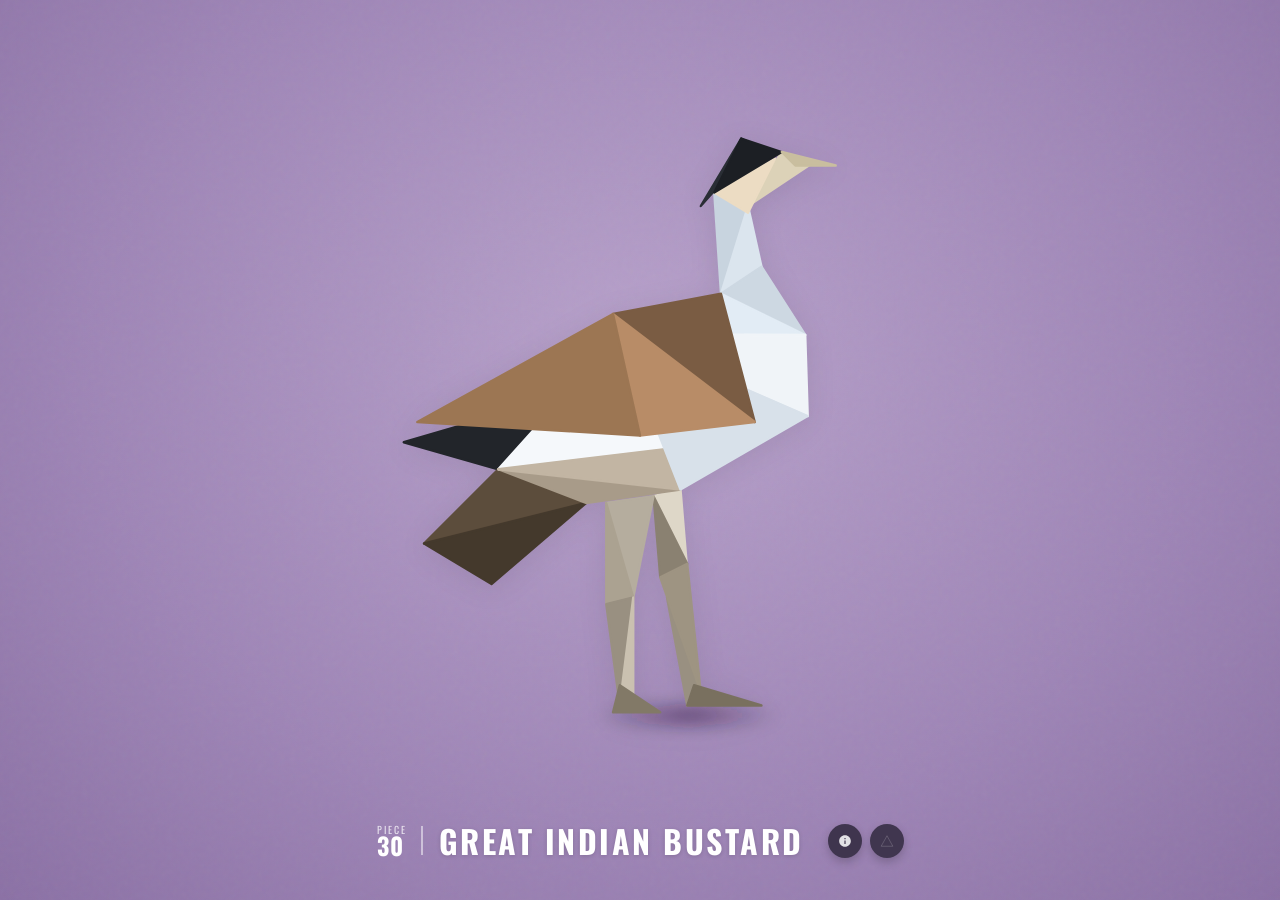
<file: test.html>
<!DOCTYPE html>
<html lang="en">
<head>
  <meta charset="UTF-8" />
  <meta name="viewport" content="width=device-width, initial-scale=1.0" />
  <title>Great Indian Bustard — Subtle Shimmer</title>
  <link rel="preconnect" href="https://fonts.googleapis.com">
  <link rel="preconnect" href="https://fonts.gstatic.com" crossorigin>
  <link href="https://fonts.googleapis.com/css2?family=Oswald:wght@500;700&display=swap" rel="stylesheet">

  <style>
    * {
      box-sizing: border-box;
      margin: 0;
      padding: 0;
    }

    body {
      background: radial-gradient(ellipse at 50% 40%, #b8a2cb 0%, #9f86b7 60%, #8b71a5 100%);
      min-height: 100vh;
      display: flex;
      flex-direction: column;
      align-items: center;
      justify-content: center;
      overflow: hidden;
      font-family: 'Oswald', sans-serif;
      position: relative;
    }

    .grain {
      position: fixed;
      inset: 0;
      pointer-events: none;
      opacity: 0.04;
      background-image: url("data:image/svg+xml,%3Csvg viewBox='0 0 200 200' xmlns='http://www.w3.org/2000/svg'%3E%3Cfilter id='noiseFilter'%3E%3CfeTurbulence type='fractalNoise' baseFrequency='0.8' numOctaves='3' stitchTiles='stitch'/%3E%3C/filter%3E%3Crect width='100%25' height='100%25' filter='url(%23noiseFilter)'/%3E%3C/svg%3E");
    }

    .stage {
      position: relative;
      width: 95vw;
      max-width: 900px;
      height: 75vh;
      display: flex;
      align-items: center;
      justify-content: center;
      margin-top: -30px;
    }

    svg {
      width: 100%;
      height: 100%;
      shape-rendering: geometricPrecision;
      overflow: visible;
      filter: drop-shadow(0 4px 14px rgba(0, 0, 0, 0.08));
    }

    polygon {
      stroke-width: 0.35px;
      stroke-linejoin: round;
      cursor: pointer;
      transition: filter 0.2s ease;
    }

    polygon:hover {
      filter: brightness(1.15);
    }

    /* ================= EXTREMELY SUBTLE FACET SHIMMER ================= */
    .shine-facet {
      animation: subtle-facet-glint 7s ease-in-out infinite;
    }

    @keyframes subtle-facet-glint {
      0%, 42% {
        filter: brightness(1);
      }
      46% {
        filter: brightness(1.09);
      }
      50%, 100% {
        filter: brightness(1);
      }
    }

    /* Diagonal wave stagger */
    #s1  { animation-delay: 0.05s; }
    #s4  { animation-delay: 0.12s; }
    #s5  { animation-delay: 0.18s; }
    #s2  { animation-delay: 0.24s; }
    #s3  { animation-delay: 0.30s; }
    #s7  { animation-delay: 0.38s; }
    #s8  { animation-delay: 0.44s; }
    #s9  { animation-delay: 0.50s; }
    #s10 { animation-delay: 0.58s; }
    #s19 { animation-delay: 0.65s; }
    #s11 { animation-delay: 0.72s; }
    #s20 { animation-delay: 0.80s; }
    #s13 { animation-delay: 0.88s; }
    #s16 { animation-delay: 0.95s; }
    #s21 { animation-delay: 1.02s; }
    #s17 { animation-delay: 1.10s; }
    #s18 { animation-delay: 1.18s; }
    #s12 { animation-delay: 1.25s; }
    #s14 { animation-delay: 1.32s; }
    #s22 { animation-delay: 1.40s; }
    #s15 { animation-delay: 1.48s; }
    #s24 { animation-delay: 1.55s; }
    #s26 { animation-delay: 1.62s; }
    #s28 { animation-delay: 1.70s; }
    #s25 { animation-delay: 1.78s; }
    #s23 { animation-delay: 1.85s; }
    #s29 { animation-delay: 1.92s; }
    #s6  { animation-delay: 2.00s; }
    #s27 { animation-delay: 2.08s; }
    #s30 { animation-delay: 2.15s; }

    /* Twitchy Avian Head (Anchored at Neck Joint: 66, 16) */
    .walk-head-twitch {
      animation: avian-head-twitch 4.2s infinite;
      transform-origin: 66px 16px;
    }

    @keyframes avian-head-twitch {
      0%, 15%   { transform: rotate(0deg) translate(0, 0); }
      18%, 28%  { transform: rotate(-5.5deg) translate(-1.2px, -0.6px); }
      30%, 42%  { transform: rotate(2.5deg) translate(0.5px, 0.2px); }
      45%, 58%  { transform: rotate(-4deg) translate(-0.9px, -0.4px); }
      62%, 74%  { transform: rotate(3deg) translate(0.3px, -0.2px); }
      80%, 88%  { transform: rotate(-2deg) translate(-0.4px, -0.2px); }
      94%, 100% { transform: rotate(0deg) translate(0, 0); }
    }

    /* Footer Details Bar */
    .footer-bar {
      position: absolute;
      bottom: 36px;
      display: flex;
      align-items: center;
      gap: 16px;
      color: #ffffff;
      text-transform: uppercase;
      letter-spacing: 1.5px;
      z-index: 10;
    }

    .piece-tag {
      display: flex;
      flex-direction: column;
      align-items: flex-start;
      line-height: 0.85;
      padding-right: 14px;
      border-right: 2px solid rgba(255, 255, 255, 0.5);
    }

    .piece-tag span {
      font-size: 10px;
      letter-spacing: 2px;
      opacity: 0.75;
    }

    .piece-tag strong {
      font-size: 24px;
      font-weight: 700;
    }

    .species-title {
      font-size: 32px;
      font-weight: 700;
      letter-spacing: 2.5px;
      color: #ffffff;
      text-shadow: 0 1px 4px rgba(0, 0, 0, 0.15);
    }

    .badge-group {
      display: flex;
      gap: 8px;
      margin-left: 8px;
    }

    .circle-btn {
      width: 34px;
      height: 34px;
      border-radius: 50%;
      background-color: #40364f;
      display: flex;
      align-items: center;
      justify-content: center;
      cursor: pointer;
      border: none;
      color: rgba(255, 255, 255, 0.85);
      box-shadow: 0 4px 10px rgba(0, 0, 0, 0.2);
      transition: transform 0.15s ease, background 0.2s ease;
    }

    .circle-btn:hover {
      transform: scale(1.08);
      background-color: #4f4262;
    }

    .circle-btn svg {
      width: 14px;
      height: 14px;
      fill: currentColor;
    }
  </style>
</head>
<body>

  <div class="grain"></div>

  <div class="stage">
    <svg viewBox="0 0 100 100">

      <defs>
        <!-- Internal radial shadow anchored in exact SVG geometry coordinates -->
        <radialGradient id="foot-shadow-grad" cx="50%" cy="50%" r="50%">
          <stop offset="0%" stop-color="#1e0e2e" stop-opacity="0.6" />
          <stop offset="45%" stop-color="#1e0e2e" stop-opacity="0.25" />
          <stop offset="100%" stop-color="#1e0e2e" stop-opacity="0" />
        </radialGradient>
        <filter id="shadow-blur" x="-50%" y="-50%" width="200%" height="200%">
          <feGaussianBlur stdDeviation="1.2" />
        </filter>
      </defs>

      <!-- 0. ANCHORED FEET SHADOW (Locked below feet: x=46-68, y=91) -->
      <ellipse cx="57" cy="91.5" rx="14" ry="2.2" fill="url(#foot-shadow-grad)" filter="url(#shadow-blur)" />

      <!-- 1. STATIC LEGS & FEET -->
      <g>
        <!-- Back Leg -->
        <polygon id="s22" class="shine-facet" points="56,58 52,59 57,70" fill="#ded7c8" stroke="#ded7c8" />
        <polygon id="s28" class="shine-facet" points="52,59 53,71 57,69" fill="#8a8171" stroke="#8a8171" />
        <polygon id="s6"  class="shine-facet" points="59,88 54,74 57,90" fill="#999081" stroke="#999081" />
        <polygon id="s29" class="shine-facet" points="53,71 57,69 59,88" fill="#9e9482" stroke="#9e9482" />
        <polygon id="s30" class="shine-facet" points="58,87 57,90 68,90" fill="#79705f" stroke="#79705f" />

        <!-- Front Leg -->
        <polygon id="s24" class="shine-facet" points="49,74 45,60 52,59" fill="#b5ad9e" stroke="#b5ad9e" />
        <polygon id="s26" class="shine-facet" points="45,60 49,74 45,75" fill="#aba291" stroke="#aba291" />
        <polygon id="s25" class="shine-facet" points="45,75 47,90 49,74" fill="#999081" stroke="#999081" />
        <polygon id="s23" class="shine-facet" points="47,90 49,74 49,89" fill="#cac1b0" stroke="#cac1b0" />
        <polygon id="s27" class="shine-facet" points="46,91 47,87 53,91" fill="#827967" stroke="#827967" />
      </g>

      <!-- 2. STATIC BODY, TAIL & DORSAL NECK -->
      <g>
        <!-- Black Wing Accent & Tail -->
        <polygon id="s12" class="shine-facet" points="15,51 39,44 29,55" fill="#22252a" stroke="#22252a" />
        <polygon id="s14" class="shine-facet" points="18,66 29,55 42,60" fill="#5c4d3c" stroke="#5c4d3c" />
        <polygon id="s15" class="shine-facet" points="18,66 42,60 28,72" fill="#44392c" stroke="#44392c" />

        <!-- Flanks & Belly Plate -->
        <polygon id="s16" class="shine-facet" points="56,58 29,55 47,35" fill="#f5f8fb" stroke="#f5f8fb" />
        <polygon id="s17" class="shine-facet" points="29,55 42,60 56,58" fill="#a89b89" stroke="#a89b89" />
        <polygon id="s18" class="shine-facet" points="29,55 54,52 56,58" fill="#c2b5a3" stroke="#c2b5a3" />

        <!-- Upper Neck Column -->
        <polygon id="s7" class="shine-facet" points="61,14 66,16 62,29" fill="#c8d4df" stroke="#c8d4df" />
        <polygon id="s8" class="shine-facet" points="66,16 68,25 62,29" fill="#dbe5ee" stroke="#dbe5ee" />
      </g>

      <!-- 3. GULAR POUCH MORPHING SHARDS (9, 10, 11, 13) -->
      <g>
        <polygon id="s9" class="shine-facet" points="62,29 68,25 73,34" fill="#cdd8e2" stroke="#cdd8e2">
          <animate
            attributeName="points"
            dur="4.2s"
            repeatCount="indefinite"
            keyTimes="0; 0.20; 0.45; 0.75; 0.90; 1"
            values="62,29 68,25 73,34;
                    62,29 68,25 73,34;
                    62,29 68,25 77,37;
                    62,29 68,25 77,37;
                    62,29 68,25 73,34;
                    62,29 68,25 73,34"
          />
        </polygon>

        <polygon id="s10" class="shine-facet" points="62,29 73,34 47,35" fill="#e2ecf5" stroke="#e2ecf5">
          <animate
            attributeName="points"
            dur="4.2s"
            repeatCount="indefinite"
            keyTimes="0; 0.20; 0.45; 0.75; 0.90; 1"
            values="62,29 73,34 47,35;
                    62,29 73,34 47,35;
                    62,29 77,37 47,35;
                    62,29 77,37 47,35;
                    62,29 73,34 47,35;
                    62,29 73,34 47,35"
          />
        </polygon>

        <polygon id="s11" class="shine-facet" points="47,35 73,34 73,46" fill="#f0f4f8" stroke="#f0f4f8">
          <animate
            attributeName="points"
            dur="4.2s"
            repeatCount="indefinite"
            keyTimes="0; 0.20; 0.45; 0.75; 0.90; 1"
            values="47,35 73,34 73,46;
                    47,35 73,34 73,46;
                    47,35 77,37 78,49;
                    47,35 77,37 78,49;
                    47,35 73,34 73,46;
                    47,35 73,34 73,46"
          />
        </polygon>

        <polygon id="s13" class="shine-facet" points="47,35 56,58 73,46" fill="#d8e1ea" stroke="#d8e1ea">
          <animate
            attributeName="points"
            dur="4.2s"
            repeatCount="indefinite"
            keyTimes="0; 0.20; 0.45; 0.75; 0.90; 1"
            values="47,35 56,58 73,46;
                    47,35 56,58 73,46;
                    47,35 56,58 78,49;
                    47,35 56,58 78,49;
                    47,35 56,58 73,46;
                    47,35 56,58 73,46"
          />
        </polygon>
      </g>

      <!-- 4. TWITCHY AVIAN HEAD (Shards 1-5) -->
      <g class="walk-head-twitch">
        <polygon id="s1" class="shine-facet" points="71,8 75,10 66,16" fill="#dcd2b8" stroke="#dcd2b8" />
        <polygon id="s2" class="shine-facet" points="70,9 66,17 61,14" fill="#ecdcc3" stroke="#ecdcc3" />
        <polygon id="s3" class="shine-facet" points="67,7 65,6 59,16" fill="#2a2e35" stroke="#2a2e35" />
        <polygon id="s4" class="shine-facet" points="65,6 61,14 71,8" fill="#1c1f24" stroke="#1c1f24" />
        <polygon id="s5" class="shine-facet" points="73,10 79,10 71,8" fill="#c9be9f" stroke="#c9be9f" />
      </g>

      <!-- 5. FOREGROUND BROWN WING (Shards 19-21) -->
      <g>
        <polygon id="s19" class="shine-facet" points="46,32 62,29 67,48" fill="#7a5c43" stroke="#7a5c43" />
        <polygon id="s20" class="shine-facet" points="46,32 50,50 67,48" fill="#b88c67" stroke="#b88c67" />
        <polygon id="s21" class="shine-facet" points="17,48 46,32 50,50" fill="#9c7653" stroke="#9c7653" />
      </g>

    </svg>
  </div>

  <div class="footer-bar">
    <div class="piece-tag">
      <span>PIECE</span>
      <strong>30</strong>
    </div>

    <div class="species-title">GREAT INDIAN BUSTARD</div>

    <div class="badge-group">
      <button class="circle-btn" title="Species Information">
        <svg viewBox="0 0 24 24">
          <path d="M12 2C6.48 2 2 6.48 2 12s4.48 10 10 10 10-4.48 10-10S17.52 2 12 2zm1 15h-2v-6h2v6zm0-8h-2V7h2v2z"/>
        </svg>
      </button>

      <button class="circle-btn" title="Toggle Wireframe Shards">
        <svg viewBox="0 0 24 24">
          <polygon points="12,3 2,21 22,21" fill="none" stroke="currentColor" stroke-width="2"/>
        </svg>
      </button>
    </div>
  </div>

</body>
</html>
</file>
<file: style.css>
:root{
    --ink:#211E1B;
    --paper:#EFE9DC;
    --paper-alt:#E5DCC7;
    --vermillion:#AC3B2C;
    --moss:#5B6B4C;
    --gold:#B8952E;
    --muted:#8A8172;
    --line: rgba(33,30,27,0.14);
    --max-w: 800px;
  }
  *{box-sizing:border-box;}
  html{scroll-behavior:smooth;}
  body{
    margin:0;
    background:var(--paper);
    color:var(--ink);
    font-family:'Zen Kaku Gothic New', sans-serif;
    line-height:1.75;
    -webkit-font-smoothing:antialiased;
  }
  ::selection{ background:var(--vermillion); color:var(--paper); }

  a{ color:var(--moss); text-decoration-color: rgba(91,107,76,0.4); text-underline-offset:3px; }
  a:hover{ color:var(--vermillion); }

  .wrap{
    max-width:var(--max-w);
    margin:0 auto;
    padding:0 32px;
  }

  /* ---------- background contour texture ---------- */
  .contours{
    position:fixed;
    inset:0;
    z-index:-1;
    opacity:0.4;
    pointer-events:none;
  }

  /* ---------- coordinate stamp ---------- */
  .stamp{
    position:fixed;
    top:26px;
    right:32px;
    font-family:'IBM Plex Mono', monospace;
    font-size:10.5px;
    letter-spacing:0.04em;
    color:var(--muted);
    text-align:right;
    line-height:1.6;
    z-index:5;
  }
  @media (max-width:640px){ .stamp{ display:none; } }

  /* ---------- hero ---------- */
  header.hero{
    padding:150px 0 96px;
    position:relative;
  }
  .hanko{
    position:absolute;
    top:150px;
    left:-2px;
  }
  .hanko svg{ display:block; }
  .vertical-label{
    writing-mode: vertical-rl;
    text-orientation: mixed;
    font-family:'IBM Plex Mono', monospace;
    font-size:11px;
    letter-spacing:0.28em;
    color:var(--muted);
    position:absolute;
    top:150px;
    right:0;
    height:230px;
  }
  @media (max-width:680px){ .vertical-label{ display:none; } }
  .eyebrow{
    font-family:'IBM Plex Mono', monospace;
    font-size:11.5px;
    letter-spacing:0.16em;
    text-transform:uppercase;
    color:var(--vermillion);
    margin:0 0 26px 52px;
  }
  h1{
    font-family:'Shippori Mincho', serif;
    font-weight:600;
    font-size:clamp(36px, 5.4vw, 58px);
    line-height:1.22;
    letter-spacing:0.01em;
    margin:0 0 28px;
    color:var(--ink);
    padding-left:52px;
  }
  h1 .role{
    display:block;
    font-family:'Zen Kaku Gothic New', sans-serif;
    font-size:0.32em;
    font-weight:400;
    color:var(--muted);
    margin-top:16px;
    letter-spacing:0.02em;
  }
  .thesis{
    font-size:17px;
    max-width:50ch;
    color:#4A453D;
    margin:0 0 40px;
    padding-left:52px;
  }
  .hero-links{
    display:flex;
    gap:26px;
    flex-wrap:wrap;
    font-family:'IBM Plex Mono', monospace;
    font-size:12.5px;
    padding-left:52px;
  }
  .hero-links a{ white-space:nowrap; }

  /* ---------- ensō divider ---------- */
  .divider{
    max-width:var(--max-w);
    margin:0 auto;
    padding:20px 32px;
    display:flex;
    justify-content:center;
  }
  .divider svg{ width:44px; height:44px; display:block; }

  /* ---------- section shell ---------- */
  section{ padding:70px 0; }
  .section-head{
    display:flex;
    align-items:baseline;
    justify-content:space-between;
    margin-bottom:42px;
    border-bottom:1px solid var(--line);
    padding-bottom:16px;
  }
  .section-head h2{
    font-family:'Shippori Mincho', serif;
    font-weight:600;
    font-size:25px;
    margin:0;
    letter-spacing:0.02em;
  }
  .section-head .tag{
    font-family:'IBM Plex Mono', monospace;
    font-size:10.5px;
    color:var(--muted);
    letter-spacing:0.05em;
    white-space:nowrap;
    padding-left:16px;
  }

  /* ---------- research cards ---------- */
  .research-grid{
    display:grid;
    gap:2px;
    background:var(--line);
    border:1px solid var(--line);
  }
  .rcard{
    background:var(--paper);
    padding:26px 26px;
    position:relative;
  }
  .rcard .coord{
    font-family:'IBM Plex Mono', monospace;
    font-size:10.5px;
    color:var(--muted);
    letter-spacing:0.04em;
  }
  .rcard h3{
    font-family:'Fraunces', serif;
    font-weight:500;
    font-size:20px;
    margin:10px 0 10px;
  }
  .rcard p{ margin:0; color:#3A473F; font-size:15px; }
  .rcard .species{
    font-style:italic;
    color:var(--clay);
  }

  /* ---------- timeline (education / experience) ---------- */
  .timeline{ list-style:none; margin:0; padding:0; }
  .timeline li{
    display:grid;
    grid-template-columns:150px 1fr;
    gap:20px;
    padding:18px 0;
    border-bottom:1px solid var(--line);
  }
  .timeline li:first-child{ padding-top:0; }
  .timeline li:last-child{ border-bottom:none; }
  .timeline .when{
    font-family:'IBM Plex Mono', monospace;
    font-size:12px;
    color:var(--teal);
    line-height:1.5;
    padding-top:3px;
  }
  .timeline .when .place{ display:block; color:var(--muted); }
  .timeline h4{
    font-family:'Fraunces', serif;
    font-weight:500;
    font-size:16.5px;
    margin:0 0 4px;
  }
  .timeline .org{
    font-style:italic;
    color:var(--clay);
    font-size:14px;
  }
  .timeline p{ margin:4px 0 0; font-size:14px; color:var(--muted); }

  @media (max-width:600px){
    .timeline li{ grid-template-columns:1fr; gap:4px; }
  }

  /* ---------- timeline sub-roles (multiple positions within one org) ---------- */
  .sub-roles{
    list-style:none;
    margin:16px 0 0;
    padding:0 0 0 22px;
    display:flex;
    flex-direction:column;
    gap:18px;
    border-left:1px solid var(--line);
  }
  .sub-roles li{
    display:block;
    padding:0;
    border-bottom:none;
  }
  .sub-roles .sub-when{
    font-family:'IBM Plex Mono', monospace;
    font-size:11.5px;
    letter-spacing:0.03em;
    color:var(--vermillion);
    margin-bottom:4px;
  }
  .sub-roles h4{
    font-family:'Fraunces', serif;
    font-weight:500;
    font-size:15px;
    margin:0 0 3px;
  }
  .sub-roles p{
    margin:2px 0 0;
    font-size:13.5px;
    color:var(--muted);
  }

  /* ---------- publications ---------- */
  .pub-list{ list-style:none; margin:0; padding:0; counter-reset:pub; }
  .pub-list li{
    counter-increment:pub;
    display:grid;
    grid-template-columns:34px 1fr;
    gap:16px;
    padding:16px 0;
    border-bottom:1px solid var(--line);
    font-size:14.5px;
  }
  .pub-list li:first-child{ padding-top:0; }
  .pub-list li::before{
    content: counter(pub);
    font-family:'IBM Plex Mono', monospace;
    font-size:12px;
    color:var(--muted);
    padding-top:2px;
  }
  .pub-list .authors{ color:var(--ink); }
  .pub-list .authors .me{ font-weight:600; }
  .pub-list .venue{ color:var(--muted); font-style:italic; }
  .pub-list a{ font-family:'IBM Plex Mono', monospace; font-size:12px; }

  /* ---------- memberships ---------- */
  .mem-grid{
    display:grid;
    grid-template-columns:1fr 1fr;
    gap:32px;
  }
  @media (max-width:600px){ .mem-grid{ grid-template-columns:1fr; } }
  .mem-grid h4{
    font-family:'IBM Plex Mono', monospace;
    font-size:11px;
    text-transform:uppercase;
    letter-spacing:0.06em;
    color:var(--teal);
    margin:0 0 12px;
  }
  .mem-grid ul{ margin:0; padding:0; list-style:none; }
  .mem-grid li{
    font-size:14px;
    color:#3A473F;
    padding:6px 0;
    border-bottom:1px solid var(--line);
  }
  .mem-grid li:last-child{ border-bottom:none; }

  /* ---------- about ---------- */
  .about p{ font-size:16px; color:#4A453D; margin:0 0 18px; }
  .about .skills{
    display:flex;
    flex-wrap:wrap;
    gap:8px;
    margin-top:22px;
  }
  .about .skill-tag{
    font-family:'IBM Plex Mono', monospace;
    font-size:11px;
    border:1px solid var(--line);
    padding:5px 11px;
    color:var(--muted);
  }

  .about-grid{
    display:grid;
    grid-template-columns: 1fr 230px;
    gap:0;
  }
  .about-side{
    border-left:1px solid var(--line);
    padding-left:32px;
    margin-left:38px;
  }
  .side-block{ margin-bottom:26px; }
  .side-block:last-child{ margin-bottom:0; }
  .side-block h4{
    font-family:'IBM Plex Mono', monospace;
    font-size:10.5px;
    text-transform:uppercase;
    letter-spacing:0.08em;
    color:var(--vermillion);
    margin:0 0 10px;
  }
  .side-nav{
    display:flex;
    flex-direction:column;
    gap:22px;
  }
  .side-nav a{
    font-family:'Shippori Mincho', serif;
    font-weight:600;
    font-size:16px;
    color:var(--ink);
    display:flex;
    align-items:baseline;
    justify-content:space-between;
    gap:10px;
    text-decoration:none;
    border-bottom:1px solid var(--line);
    padding-bottom:18px;
  }
  .side-nav a:last-child{ border-bottom:none; padding-bottom:0; }
  .side-nav a .arrow{
    font-family:'IBM Plex Mono', monospace;
    font-size:12px;
    font-weight:400;
    color:var(--vermillion);
    transition: transform 0.15s ease;
  }
  .side-nav a:hover{ color:var(--vermillion); }
  .side-nav a:hover .arrow{ transform: translateX(3px); }
  @media (max-width:680px){
    .about-grid{ grid-template-columns: 1fr; }
    .about-side{
      border-left:none;
      border-top:1px solid var(--line);
      padding-left:0;
      margin-left:0;
      padding-top:28px;
      margin-top:32px;
    }
  }

  /* ---------- contact / footer ---------- */
  footer{
    padding:70px 0 100px;
  }
  .contact-box{
    border:1px solid var(--line);
    padding:38px 34px;
    background:var(--paper-alt);
    position:relative;
  }
  .contact-box h2{
    font-family:'Shippori Mincho', serif;
    font-weight:600;
    font-size:23px;
    margin:0 0 14px;
  }
  .contact-box p{ margin:0 0 22px; color:#4A453D; }
  .contact-row{
    display:flex;
    gap:26px;
    flex-wrap:wrap;
    font-family:'IBM Plex Mono', monospace;
    font-size:13px;
  }
  .foot-note{
    margin-top:56px;
    font-family:'IBM Plex Mono', monospace;
    font-size:10.5px;
    color:var(--muted);
    text-align:center;
    letter-spacing:0.03em;
  }

  .edit-flag{
    display:inline-block;
    background:var(--gold);
    color:var(--ink);
    font-family:'IBM Plex Mono', monospace;
    font-size:9.5px;
    letter-spacing:0.05em;
    padding:1px 6px;
    margin-left:8px;
    vertical-align:middle;
    border-radius:2px;
  }

  /* ---------- subpage header ---------- */
  .page-header{
    padding:70px 0 40px;
  }
  .page-header .back-link{
    font-family:'IBM Plex Mono', monospace;
    font-size:12.5px;
    display:inline-block;
    margin-bottom:22px;
  }
  .page-header h1{
    font-family:'Shippori Mincho', serif;
    font-weight:600;
    font-size:clamp(28px, 4vw, 38px);
    margin:0;
  }
  .page-header .page-sub{
    font-family:'IBM Plex Mono', monospace;
    font-size:12px;
    color:var(--muted);
    letter-spacing:0.05em;
    text-transform:uppercase;
    margin:10px 0 0;
  }
  .page-footer{
    padding:50px 0 90px;
    border-top:1px solid var(--line);
    margin-top:20px;
  }
  .page-footer a{
    font-family:'IBM Plex Mono', monospace;
    font-size:12.5px;
  }
</file>
